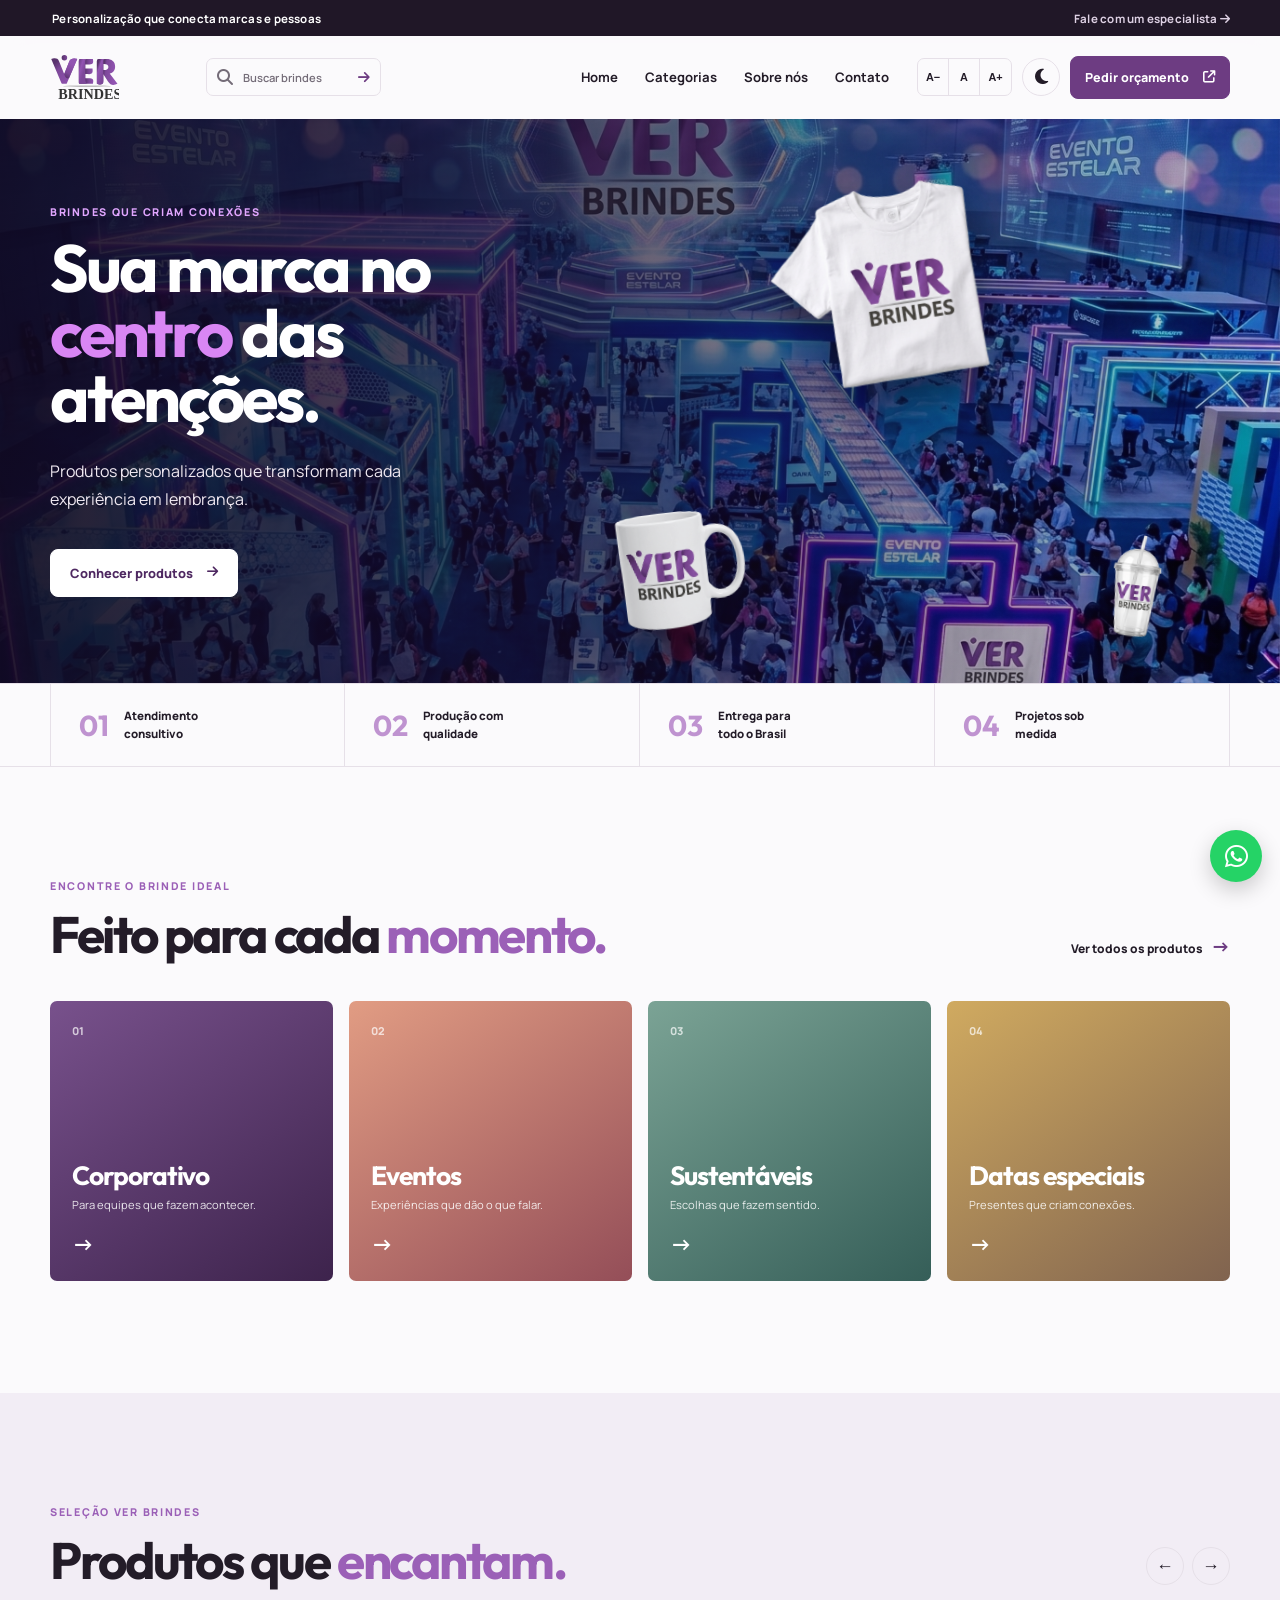
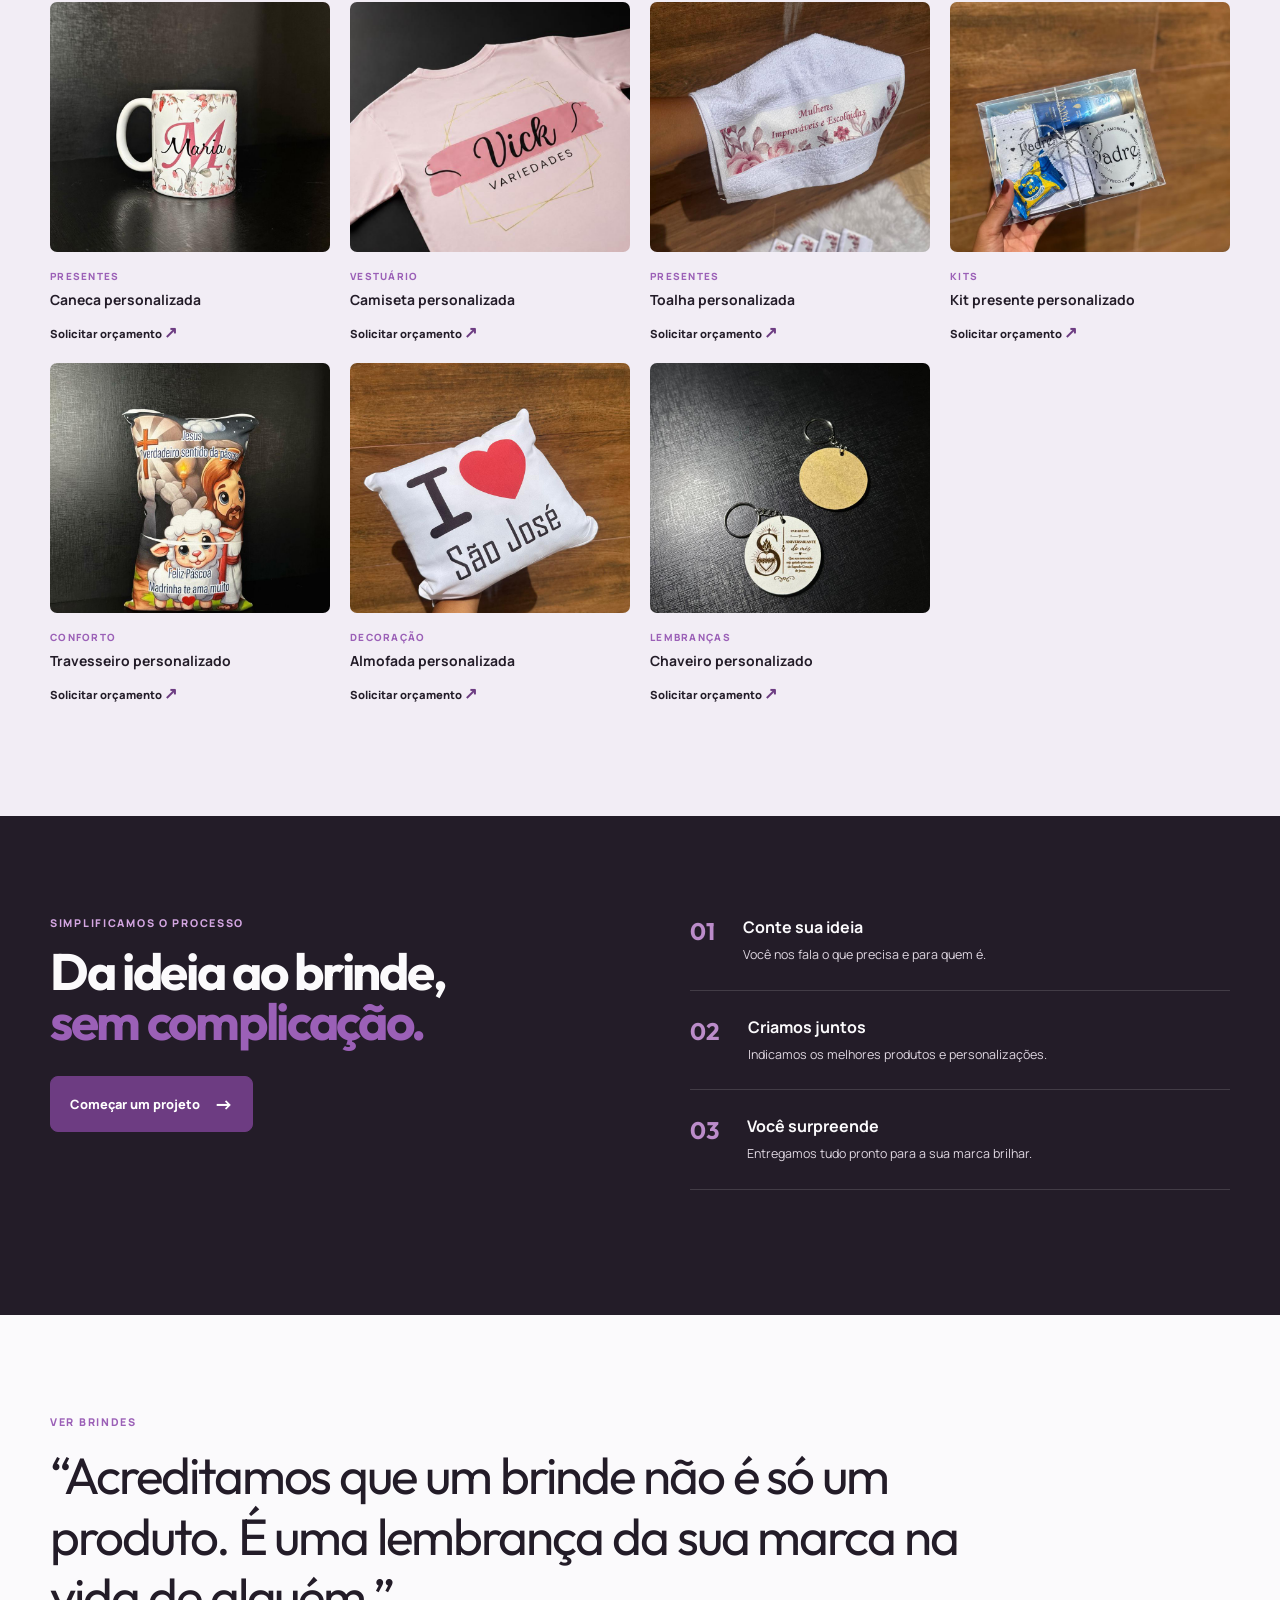
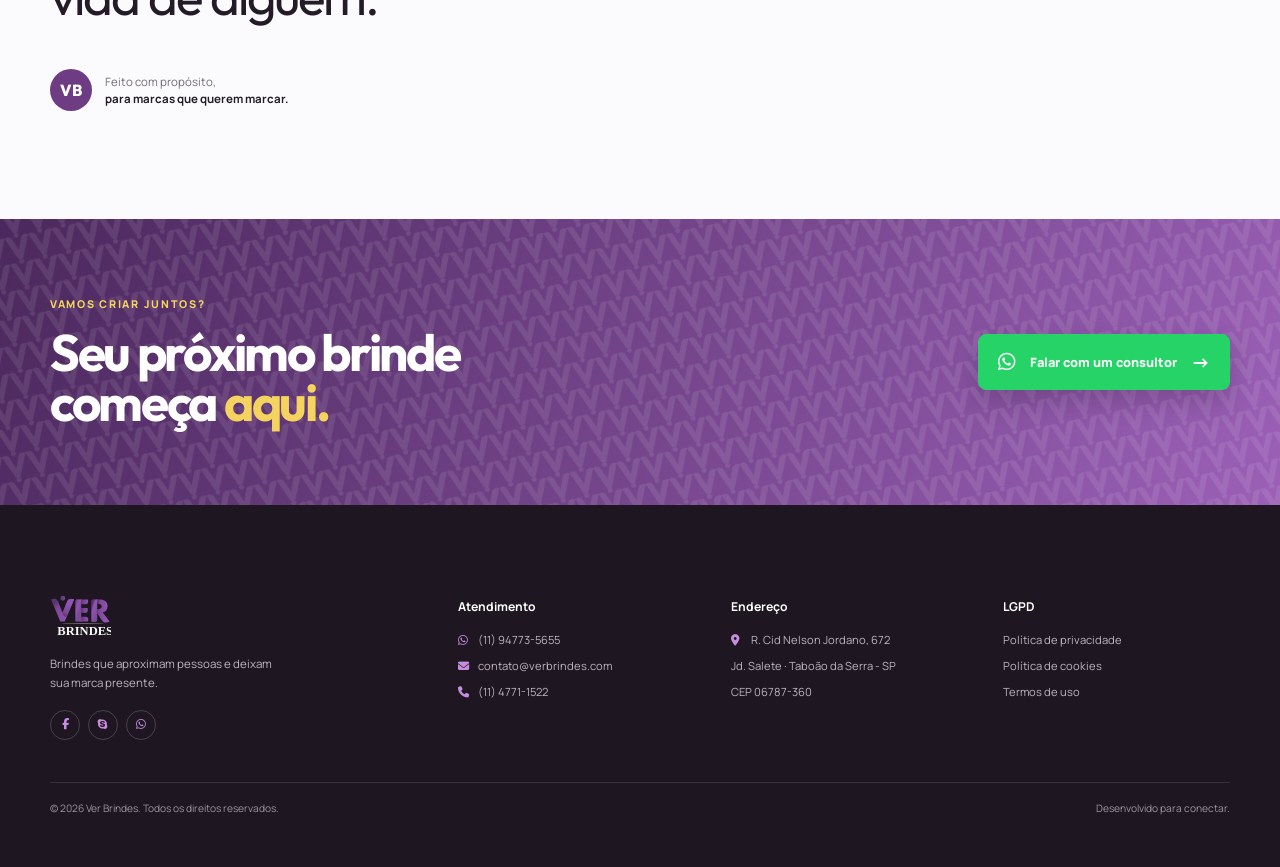
<file: index.html>
<!doctype html>
<html lang="pt-BR">
<head>
  <meta charset="utf-8">
  <meta name="viewport" content="width=device-width, initial-scale=1">
  <meta name="description" content="Ver Brindes — produtos personalizados para sua marca.">
  <title>Ver Brindes | Sua marca em boas mãos</title>
  <link rel="preconnect" href="https://fonts.googleapis.com">
  <link rel="preconnect" href="https://fonts.gstatic.com" crossorigin>
  <link href="https://fonts.googleapis.com/css2?family=Manrope:wght@400;500;600;700;800&family=Outfit:wght@500;600;700;800&display=swap" rel="stylesheet">
  <link rel="stylesheet" href="https://cdnjs.cloudflare.com/ajax/libs/font-awesome/6.7.2/css/all.min.css" referrerpolicy="no-referrer">
  <link rel="stylesheet" href="style.css">
</head>
<body>
  <a class="skip-link" href="#conteudo">Pular para o conteúdo</a>
  <div class="topbar"><div class="container"><span><i class="fa-solid fa-sparkles"></i> Personalização que conecta marcas e pessoas</span><a href="#">Fale com um especialista <i class="fa-solid fa-arrow-right"></i></a></div></div>
  <header class="header"><div class="container header-inner">
    <a class="brand" href="#" aria-label="Ver Brindes - página inicial"><img class="logo dark-logo" src="assets/logo-light.svg" alt="Ver Brindes"><img class="logo light-logo" src="assets/logo-dark.svg" alt=""></a>
    <form id="search-form" class="search" role="search"><label class="sr-only" for="search-input">Buscar produtos</label><i class="fa-solid fa-magnifying-glass" aria-hidden="true"></i><input id="search-input" type="search" placeholder="Buscar brindes" autocomplete="off"><button type="submit" aria-label="Buscar"><i class="fa-solid fa-arrow-right"></i></button></form><nav id="nav" class="nav" aria-label="Navegação principal"><a data-page href="index.html">Home</a><a data-page href="category.html">Categorias</a><a data-page href="about.html">Sobre nós</a><a data-page href="contact.html">Contato</a></nav>
    <div class="header-actions"><div class="font-controls" aria-label="Tamanho do texto"><button id="font-minus" type="button" aria-label="Diminuir letras">A−</button><button id="font-reset" type="button" aria-label="Tamanho padrão">A</button><button id="font-plus" type="button" aria-label="Aumentar letras">A+</button></div><button id="theme-toggle" class="round-btn" type="button" aria-label="Alternar modo escuro"><i class="fa-solid fa-moon"></i></button><a class="quote small" href="#">Pedir orçamento <i class="fa-solid fa-arrow-up-right-from-square"></i></a><button id="menu-toggle" class="menu-btn" type="button" aria-label="Abrir menu" aria-expanded="false"><i class="fa-solid fa-bars"></i></button></div>
  </div></header>
  <main id="conteudo">
    <section id="inicio" class="hero parallax-hero"><div class="hero-shade"></div><div class="container hero-grid">
      <div class="hero-copy"><p class="eyebrow">BRINDES QUE CRIAM CONEXÕES</p><h1>Sua marca no <em>centro</em> das atenções.</h1><p class="hero-text">Produtos personalizados que transformam cada experiência em lembrança.</p><a href="#" class="button primary">Conhecer produtos <i class="fa-solid fa-arrow-right"></i></a></div>
      <div class="parallax-stage" aria-label="Produtos personalizados Ver Brindes"><img class="parallax-product product-shirt" src="assets/camiseta.png" alt="Camiseta personalizada Ver Brindes"><img class="parallax-product product-cup" src="assets/copo.png" alt="Copo personalizado Ver Brindes"><img class="parallax-product product-mug" src="assets/caneca.png" alt="Caneca personalizada Ver Brindes"></div>
    </div></section>
    <section class="trust"><div class="container trust-grid"><div><b>01</b><span>Atendimento<br>consultivo</span></div><div><b>02</b><span>Produção com<br>qualidade</span></div><div><b>03</b><span>Entrega para<br>todo o Brasil</span></div><div><b>04</b><span>Projetos sob<br>medida</span></div></div></section>
    <section id="categorias" class="section categories"><div class="container"><div class="section-head"><div><p class="eyebrow">ENCONTRE O BRINDE IDEAL</p><h2>Feito para cada <em>momento.</em></h2></div><a href="#destaques" class="text-link">Ver todos os produtos <span>→</span></a></div><div class="category-grid"><a href="#destaques" class="category c1"><span>01</span><h3>Corporativo</h3><p>Para equipes que fazem acontecer.</p><b>→</b></a><a href="#destaques" class="category c2"><span>02</span><h3>Eventos</h3><p>Experiências que dão o que falar.</p><b>→</b></a><a href="#destaques" class="category c3"><span>03</span><h3>Sustentáveis</h3><p>Escolhas que fazem sentido.</p><b>→</b></a><a href="#destaques" class="category c4"><span>04</span><h3>Datas especiais</h3><p>Presentes que criam conexões.</p><b>→</b></a></div></div></section>
    <section id="destaques" class="section products"><div class="container"><div class="section-head"><div><p class="eyebrow">SELEÇÃO VER BRINDES</p><h2>Produtos que <em>encantam.</em></h2></div><div class="carousel-controls"><button class="round-btn" type="button" id="prev" aria-label="Produtos anteriores">←</button><button class="round-btn" type="button" id="next" aria-label="Próximos produtos">→</button></div></div><p id="search-feedback" class="search-feedback" aria-live="polite"></p><div id="product-track" class="product-track"><article class="product" data-search="caneca personalizada porcelana presente"><div class="product-image product-photo"><img src="assets/caneca-01.jpeg" alt="Caneca personalizada floral"></div><p class="product-type">PRESENTES</p><h3>Caneca personalizada</h3><a href="#">Solicitar orçamento <span>↗</span></a></article><article class="product" data-search="camiseta personalizada uniforme roupa"><div class="product-image product-photo"><img src="assets/camiseta.jpeg" alt="Camiseta personalizada"></div><p class="product-type">VESTUÁRIO</p><h3>Camiseta personalizada</h3><a href="#">Solicitar orçamento <span>↗</span></a></article><article class="product" data-search="toalha personalizada lembranca presente"><div class="product-image product-photo"><img src="assets/toalha-personalizada.jpeg" alt="Toalha personalizada"></div><p class="product-type">PRESENTES</p><h3>Toalha personalizada</h3><a href="#">Solicitar orçamento <span>↗</span></a></article><article class="product" data-search="kit caneca toalha chocolate presente"><div class="product-image product-photo"><img src="assets/kit-caneca-toalha-chocolate-01.jpeg" alt="Kit com caneca, toalha e chocolate"></div><p class="product-type">KITS</p><h3>Kit presente personalizado</h3><a href="#">Solicitar orçamento <span>↗</span></a></article><article class="product" data-search="travesseiro personalizado almofada pascoa"><div class="product-image product-photo"><img src="assets/traveceiro-01.jpeg" alt="Travesseiro personalizado"></div><p class="product-type">CONFORTO</p><h3>Travesseiro personalizado</h3><a href="#">Solicitar orçamento <span>↗</span></a></article><article class="product" data-search="almofada personalizada decoracao presente"><div class="product-image product-photo"><img src="assets/almofada-02.jpeg" alt="Almofada personalizada"></div><p class="product-type">DECORAÇÃO</p><h3>Almofada personalizada</h3><a href="#">Solicitar orçamento <span>↗</span></a></article><article class="product" data-search="chaveiro personalizado lembranca brinde"><div class="product-image product-photo"><img src="assets/chaveiro-01.jpeg" alt="Chaveiro personalizado"></div><p class="product-type">LEMBRANÇAS</p><h3>Chaveiro personalizado</h3><a href="#">Solicitar orçamento <span>↗</span></a></article></div></div></section>
    <section id="como-funciona" class="how"><div class="container how-grid"><div><p class="eyebrow">SIMPLIFICAMOS O PROCESSO</p><h2>Da ideia ao brinde,<br><em>sem complicação.</em></h2><a href="#contato" class="button primary">Começar um projeto <span>→</span></a></div><ol><li><b>01</b><div><h3>Conte sua ideia</h3><p>Você nos fala o que precisa e para quem é.</p></div></li><li><b>02</b><div><h3>Criamos juntos</h3><p>Indicamos os melhores produtos e personalizações.</p></div></li><li><b>03</b><div><h3>Você surpreende</h3><p>Entregamos tudo pronto para a sua marca brilhar.</p></div></li></ol></div></section>
    <section id="sobre" class="quote-section"><div class="container"><p class="eyebrow">VER BRINDES</p><blockquote>“Acreditamos que um brinde não é só um produto. É uma lembrança da sua marca na vida de alguém.”</blockquote><div class="signature"><span>VB</span><p>Feito com propósito,<br><strong>para marcas que querem marcar.</strong></p></div></div></section>
    <section id="contato" class="contact"><div class="container contact-inner"><div><p class="eyebrow">VAMOS CRIAR JUNTOS?</p><h2>Seu próximo brinde<br>começa <em>aqui.</em></h2></div><a data-contact href="https://wa.me/5511947735655" class="button whatsapp-cta"><i class="fa-brands fa-whatsapp"></i> Falar com um consultor <span>→</span></a></div></section>
  </main>
  <footer><div class="container footer-main"><div class="footer-brand"><img src="assets/logo-dark.svg" alt="Ver Brindes"><p>Brindes que aproximam pessoas e deixam sua marca presente.</p><div class="socials"><a data-contact href="https://www.facebook.com/ver.brindes.50" aria-label="Facebook"><i class="fa-brands fa-facebook-f"></i></a><a data-contact href="https://join.skype.com/invite/Ver%20Brindes" aria-label="Skype"><i class="fa-brands fa-skype"></i></a><a data-contact href="https://wa.me/5511947735655" aria-label="WhatsApp"><i class="fa-brands fa-whatsapp"></i></a></div></div><div><h3>Atendimento</h3><a data-contact href="https://wa.me/5511947735655"><i class="fa-brands fa-whatsapp"></i> (11) 94773-5655</a><a data-contact href="mailto:contato@verbrindes.com"><i class="fa-solid fa-envelope"></i> contato@verbrindes.com</a><a data-contact href="tel:+551147711522"><i class="fa-solid fa-phone"></i> (11) 4771-1522</a></div><div><h3>Endereço</h3><a data-contact href="https://maps.google.com/?q=R.+Cid+Nelson+Jordano,+672,+Tabo%C3%A3o+da+Serra+-+SP"><i class="fa-solid fa-location-dot"></i> R. Cid Nelson Jordano, 672</a><a data-contact href="https://maps.google.com/?q=R.+Cid+Nelson+Jordano,+672,+Tabo%C3%A3o+da+Serra+-+SP">Jd. Salete · Taboão da Serra - SP</a><a data-contact href="https://maps.google.com/?q=R.+Cid+Nelson+Jordano,+672,+Tabo%C3%A3o+da+Serra+-+SP">CEP 06787-360</a></div><div><h3>LGPD</h3><a data-legal href="politica-de-privacidade.html">Política de privacidade</a><a data-legal href="politica-de-cookies.html">Política de cookies</a><a data-legal href="termos-de-uso.html">Termos de uso</a></div></div><div class="container footer-bottom"><p>© 2026 Ver Brindes. Todos os direitos reservados.</p><p>Desenvolvido para conectar.</p></div></footer>
  <a data-contact class="whatsapp-float" href="https://wa.me/5511947735655" aria-label="Falar pelo WhatsApp"><i class="fa-brands fa-whatsapp"></i></a>
  <script src="script.js?v=2"></script>
</body>
</html>
</file>
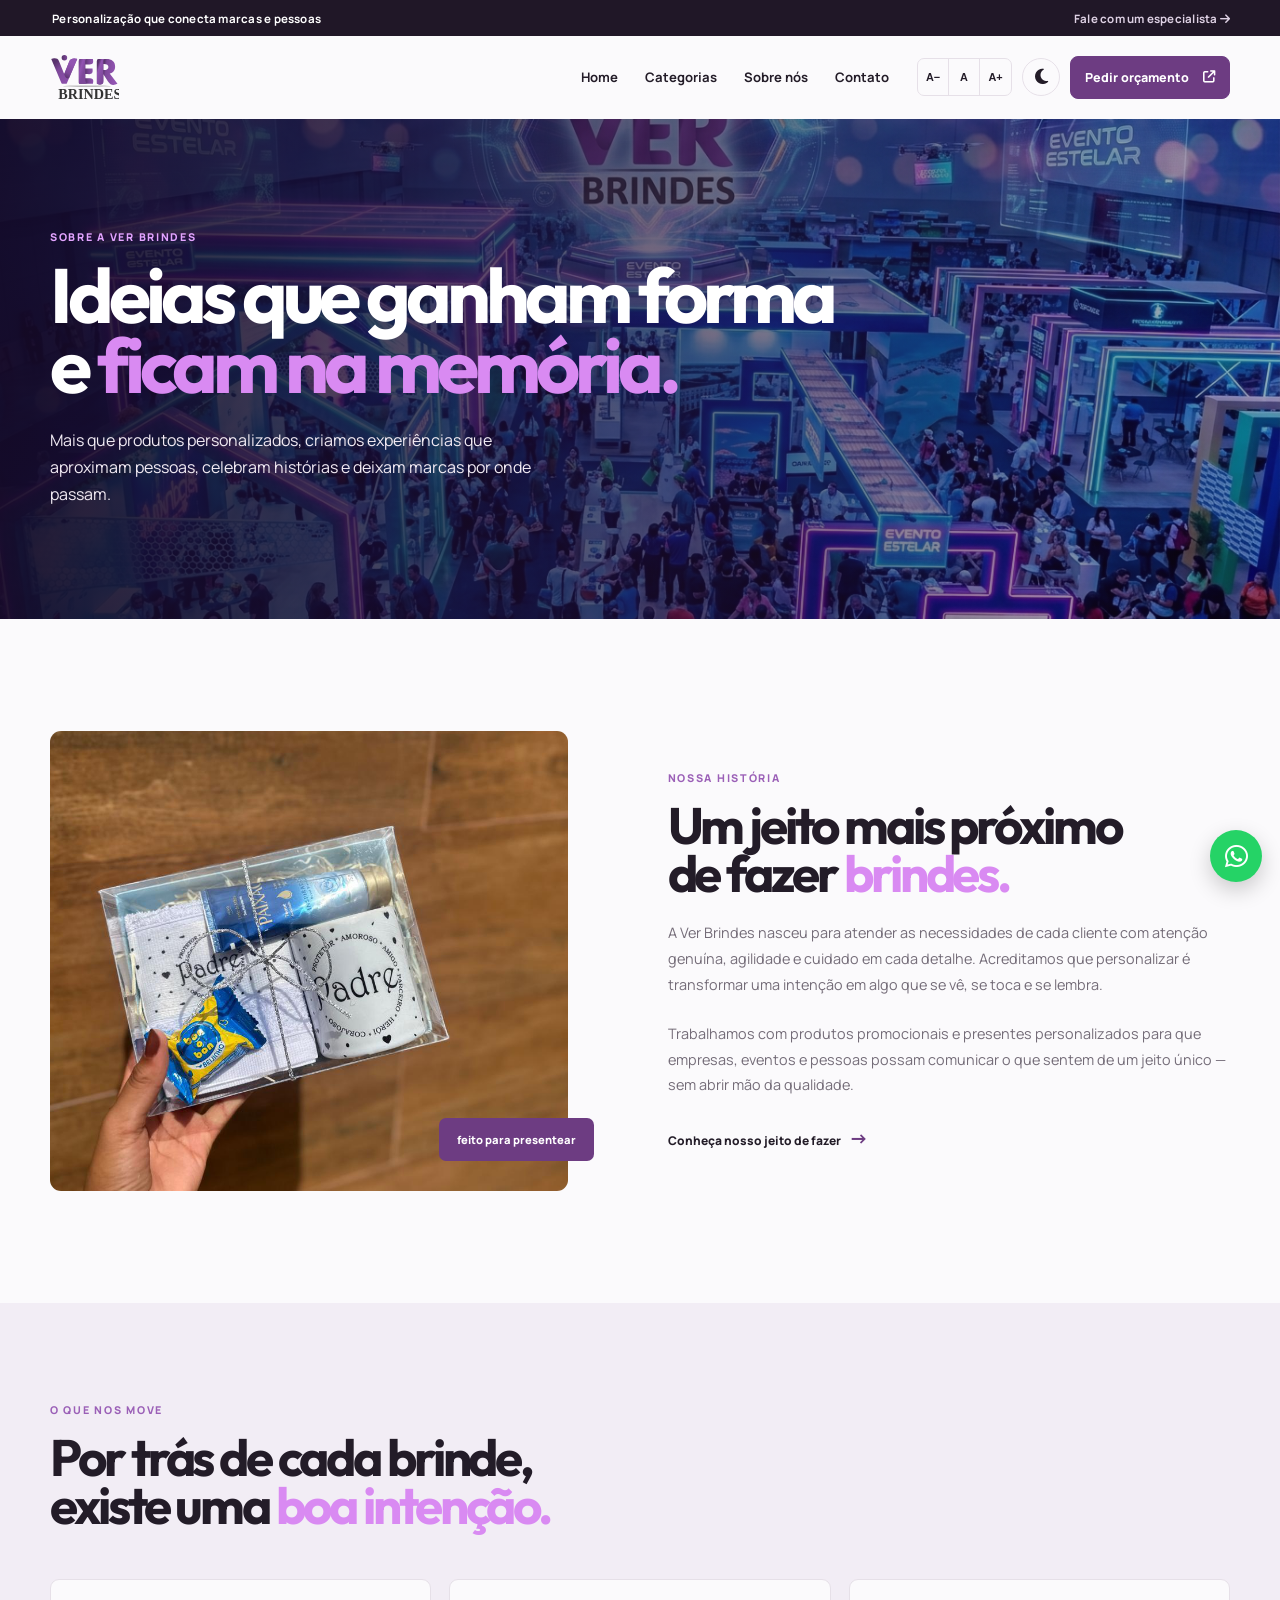
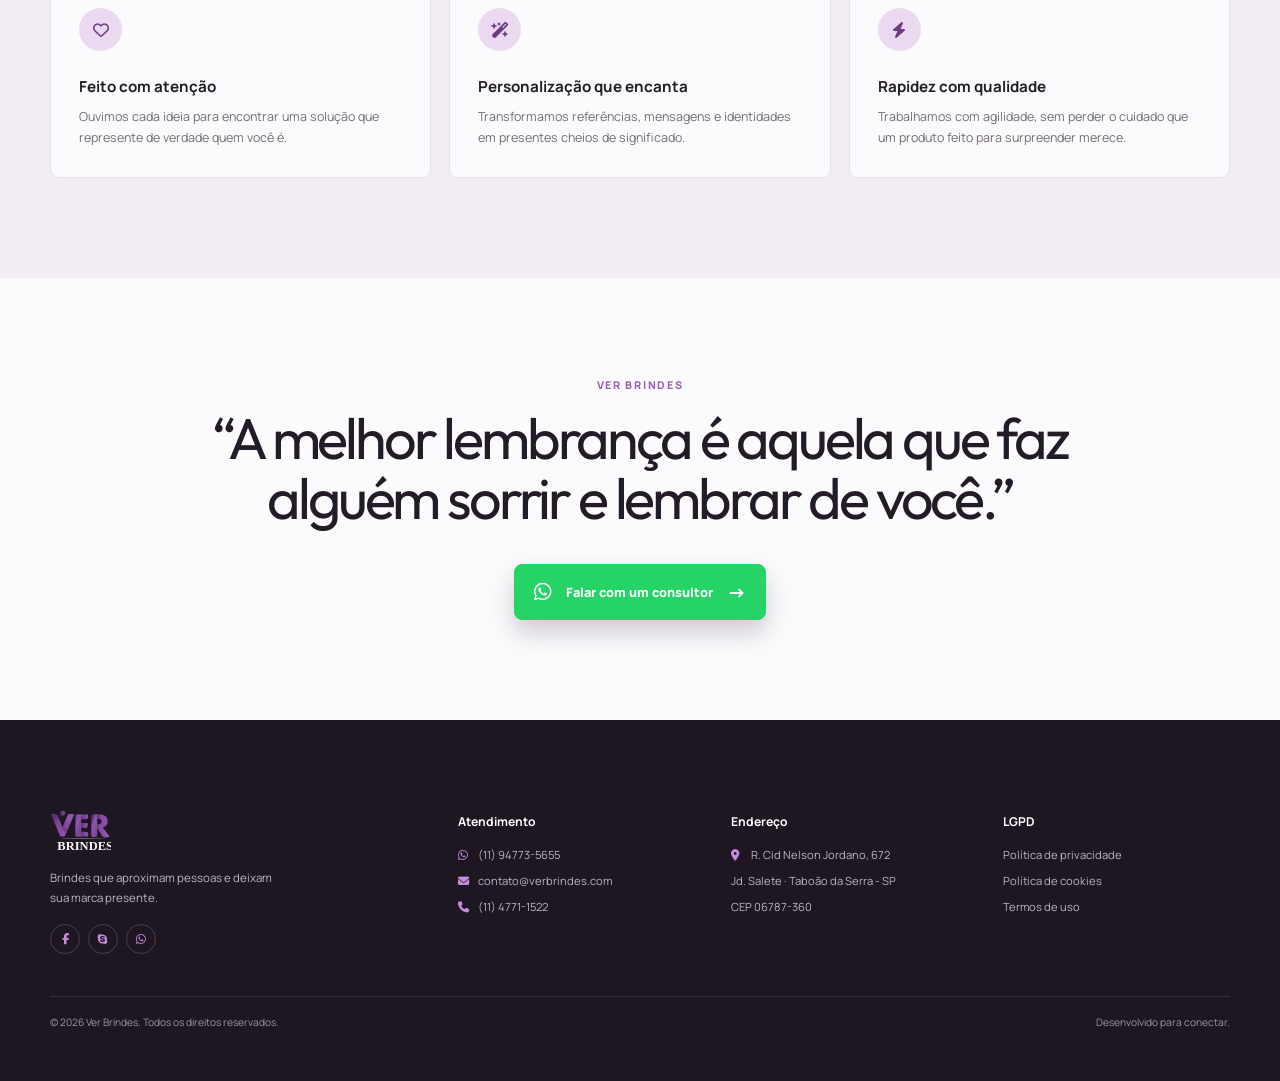
<file: about.html>
<!doctype html>
<html lang="pt-BR"><head><meta charset="utf-8"><meta name="viewport" content="width=device-width, initial-scale=1"><meta name="description" content="Conheça a Ver Brindes e a nossa forma de transformar ideias em presentes personalizados."><title>Sobre nós | Ver Brindes</title><link rel="preconnect" href="https://fonts.googleapis.com"><link rel="preconnect" href="https://fonts.gstatic.com" crossorigin><link href="https://fonts.googleapis.com/css2?family=Manrope:wght@400;500;600;700;800&family=Outfit:wght@500;600;700;800&display=swap" rel="stylesheet"><link rel="stylesheet" href="https://cdnjs.cloudflare.com/ajax/libs/font-awesome/6.7.2/css/all.min.css" referrerpolicy="no-referrer"><link rel="stylesheet" href="style.css"><link rel="stylesheet" href="about.css"></head>
<body><a class="skip-link" href="#historia">Pular para a nossa história</a><div class="topbar"><div class="container"><span><i class="fa-solid fa-sparkles"></i> Personalização que conecta marcas e pessoas</span><a href="#">Fale com um especialista <i class="fa-solid fa-arrow-right"></i></a></div></div><header class="header"><div class="container header-inner"><a class="brand" href="index.html" aria-label="Ver Brindes - página inicial"><img class="logo dark-logo" src="assets/logo-light.svg" alt="Ver Brindes"><img class="logo light-logo" src="assets/logo-dark.svg" alt=""></a><nav id="nav" class="nav" aria-label="Navegação principal"><a href="index.html">Home</a><a href="category.html">Categorias</a><a class="active" href="about.html">Sobre nós</a><a href="contact.html">Contato</a></nav><div class="header-actions"><div class="font-controls" aria-label="Tamanho do texto"><button id="font-minus" type="button">A−</button><button id="font-reset" type="button">A</button><button id="font-plus" type="button">A+</button></div><button id="theme-toggle" class="round-btn" type="button" aria-label="Alternar modo escuro"><i class="fa-solid fa-moon"></i></button><a class="quote small" href="#">Pedir orçamento <i class="fa-solid fa-arrow-up-right-from-square"></i></a><button id="menu-toggle" class="menu-btn" type="button" aria-label="Abrir menu" aria-expanded="false"><i class="fa-solid fa-bars"></i></button></div></div></header>
<main><section class="about-hero"><div class="about-hero-shade"></div><div class="container"><p class="eyebrow">SOBRE A VER BRINDES</p><h1>Ideias que ganham forma<br>e <em>ficam na memória.</em></h1><p>Mais que produtos personalizados, criamos experiências que aproximam pessoas, celebram histórias e deixam marcas por onde passam.</p></div></section><section id="historia" class="about-story"><div class="container about-story-grid"><div class="about-image"><img src="assets/kit-caneca-toalha-chocolate-01.jpeg" alt="Kit personalizado produzido pela Ver Brindes"><span>feito para presentear</span></div><div><p class="eyebrow">NOSSA HISTÓRIA</p><h2>Um jeito mais próximo<br>de fazer <em>brindes.</em></h2><p>A Ver Brindes nasceu para atender as necessidades de cada cliente com atenção genuína, agilidade e cuidado em cada detalhe. Acreditamos que personalizar é transformar uma intenção em algo que se vê, se toca e se lembra.</p><p>Trabalhamos com produtos promocionais e presentes personalizados para que empresas, eventos e pessoas possam comunicar o que sentem de um jeito único — sem abrir mão da qualidade.</p><a class="text-link" href="#valores">Conheça nosso jeito de fazer <span>→</span></a></div></div></section><section id="valores" class="about-values"><div class="container"><p class="eyebrow">O QUE NOS MOVE</p><h2>Por trás de cada brinde,<br>existe uma <em>boa intenção.</em></h2><div class="values-grid"><article><i class="fa-regular fa-heart"></i><h3>Feito com atenção</h3><p>Ouvimos cada ideia para encontrar uma solução que represente de verdade quem você é.</p></article><article><i class="fa-solid fa-wand-magic-sparkles"></i><h3>Personalização que encanta</h3><p>Transformamos referências, mensagens e identidades em presentes cheios de significado.</p></article><article><i class="fa-solid fa-bolt"></i><h3>Rapidez com qualidade</h3><p>Trabalhamos com agilidade, sem perder o cuidado que um produto feito para surpreender merece.</p></article></div></div></section><section class="about-manifest"><div class="container"><p class="eyebrow">VER BRINDES</p><blockquote>“A melhor lembrança é aquela que faz alguém sorrir e lembrar de você.”</blockquote><a href="https://wa.me/5511947735655" class="button whatsapp-cta"><i class="fa-brands fa-whatsapp"></i> Falar com um consultor <span>→</span></a></div></section></main>
<footer><div class="container footer-main"><div class="footer-brand"><img src="assets/logo-dark.svg" alt="Ver Brindes"><p>Brindes que aproximam pessoas e deixam sua marca presente.</p><div class="socials"><a href="https://www.facebook.com/ver.brindes.50" aria-label="Facebook"><i class="fa-brands fa-facebook-f"></i></a><a href="https://join.skype.com/invite/Ver%20Brindes" aria-label="Skype"><i class="fa-brands fa-skype"></i></a><a href="https://wa.me/5511947735655" aria-label="WhatsApp"><i class="fa-brands fa-whatsapp"></i></a></div></div><div><h3>Atendimento</h3><a href="https://wa.me/5511947735655"><i class="fa-brands fa-whatsapp"></i> (11) 94773-5655</a><a href="mailto:contato@verbrindes.com"><i class="fa-solid fa-envelope"></i> contato@verbrindes.com</a><a href="tel:+551147711522"><i class="fa-solid fa-phone"></i> (11) 4771-1522</a></div><div><h3>Endereço</h3><a href="#"><i class="fa-solid fa-location-dot"></i> R. Cid Nelson Jordano, 672</a><a href="#">Jd. Salete · Taboão da Serra - SP</a><a href="#">CEP 06787-360</a></div><div><h3>LGPD</h3><a href="politica-de-privacidade.html">Política de privacidade</a><a href="politica-de-cookies.html">Política de cookies</a><a href="termos-de-uso.html">Termos de uso</a></div></div><div class="container footer-bottom"><p>© 2026 Ver Brindes. Todos os direitos reservados.</p><p>Desenvolvido para conectar.</p></div></footer><a class="whatsapp-float" href="https://wa.me/5511947735655" aria-label="Falar pelo WhatsApp"><i class="fa-brands fa-whatsapp"></i></a><script src="about.js"></script></body></html>
</file>
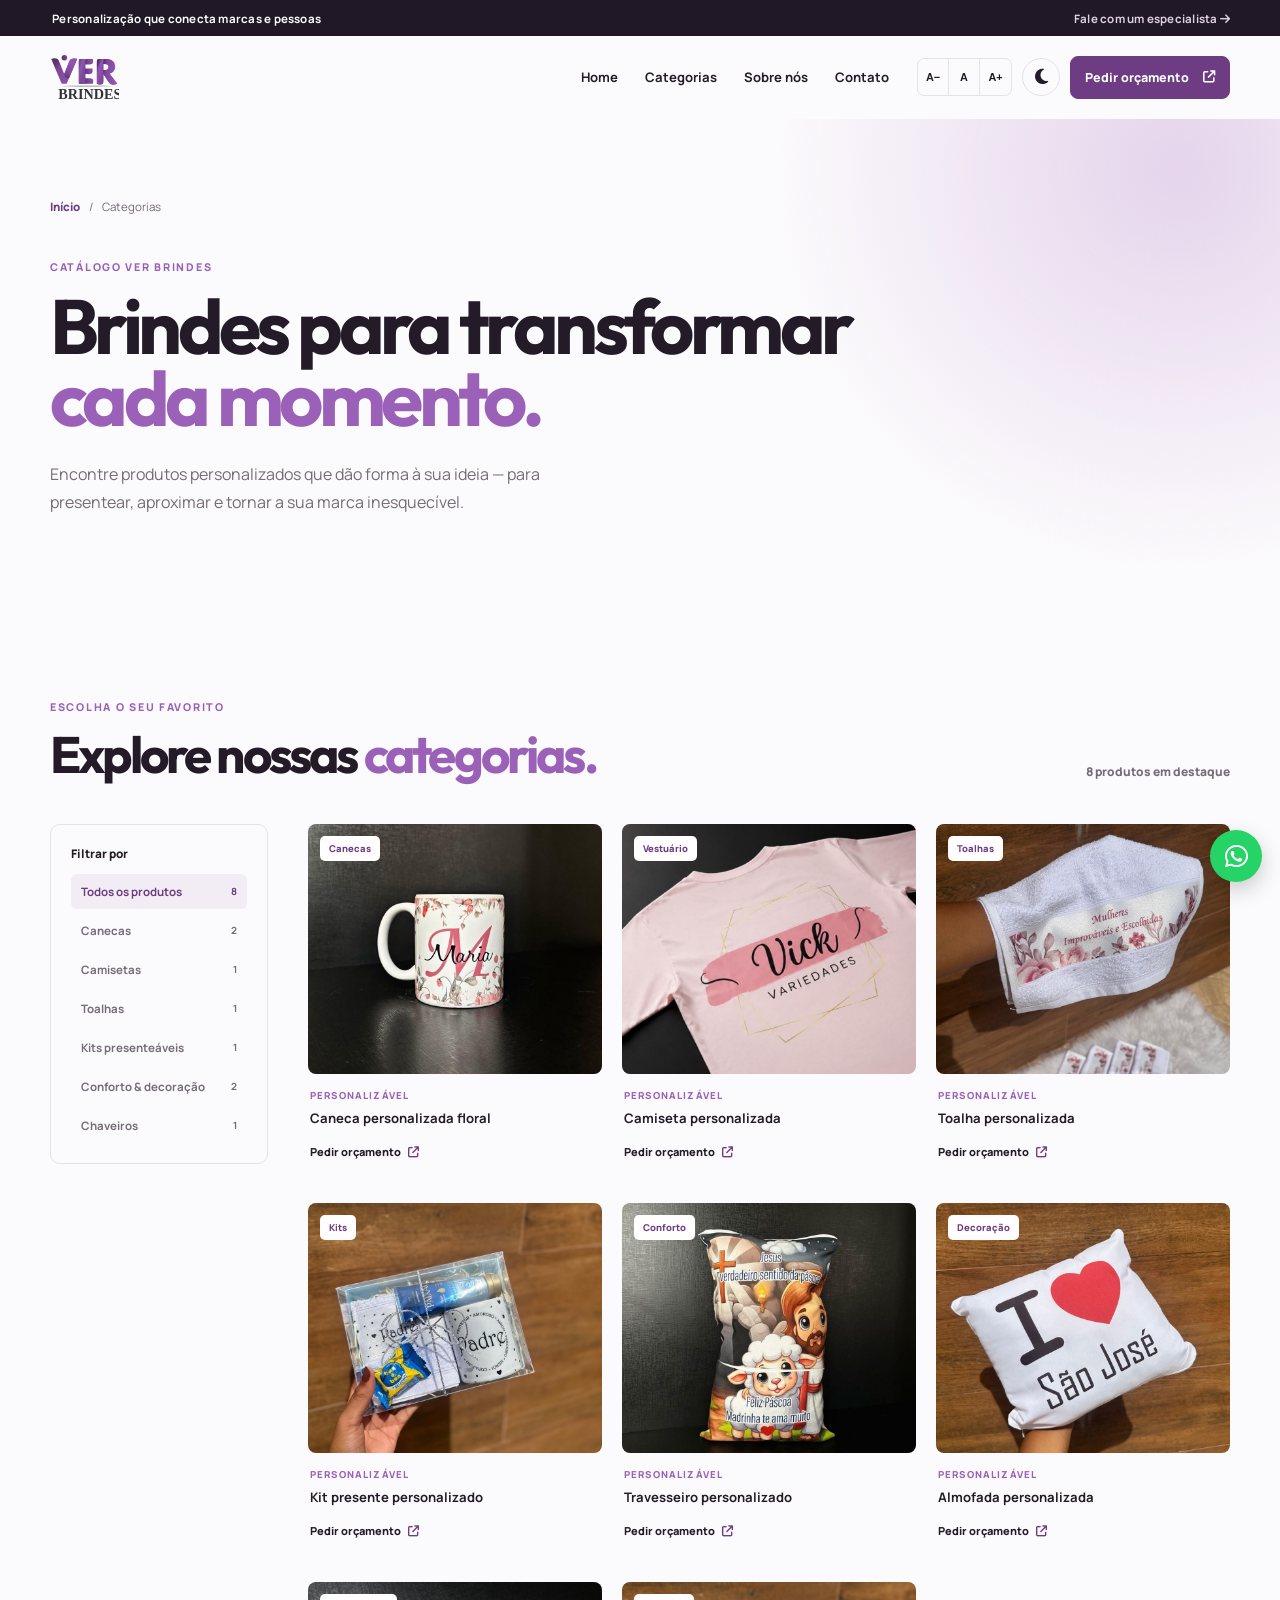
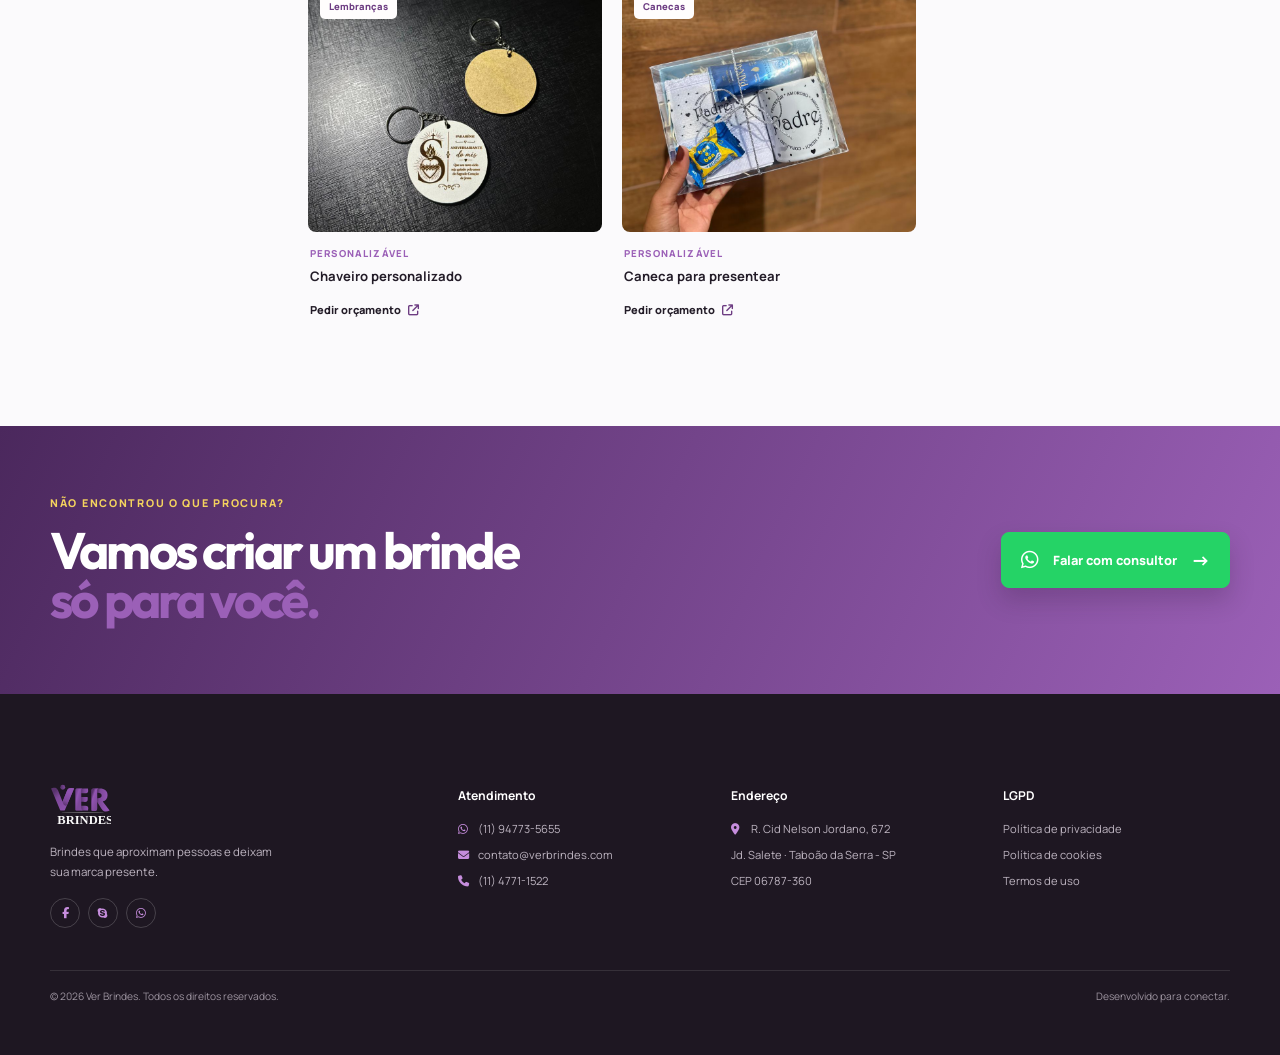
<file: category.html>
<!doctype html>
<html lang="pt-BR"><head><meta charset="utf-8"><meta name="viewport" content="width=device-width, initial-scale=1"><meta name="description" content="Categorias de brindes personalizados Ver Brindes."><title>Categorias | Ver Brindes</title><link rel="preconnect" href="https://fonts.googleapis.com"><link rel="preconnect" href="https://fonts.gstatic.com" crossorigin><link href="https://fonts.googleapis.com/css2?family=Manrope:wght@400;500;600;700;800&family=Outfit:wght@500;600;700;800&display=swap" rel="stylesheet"><link rel="stylesheet" href="https://cdnjs.cloudflare.com/ajax/libs/font-awesome/6.7.2/css/all.min.css" referrerpolicy="no-referrer"><link rel="stylesheet" href="style.css"><link rel="stylesheet" href="category.css"></head>
<body><a class="skip-link" href="#catalogo">Pular para os produtos</a><div class="topbar"><div class="container"><span><i class="fa-solid fa-sparkles"></i> Personalização que conecta marcas e pessoas</span><a href="#">Fale com um especialista <i class="fa-solid fa-arrow-right"></i></a></div></div><header class="header"><div class="container header-inner"><a class="brand" href="index.html" aria-label="Ver Brindes - página inicial"><img class="logo dark-logo" src="assets/logo-light.svg" alt="Ver Brindes"><img class="logo light-logo" src="assets/logo-dark.svg" alt=""></a><nav id="nav" class="nav" aria-label="Navegação principal"><a href="index.html">Home</a><a class="active" href="category.html">Categorias</a><a href="about.html">Sobre nós</a><a href="contact.html">Contato</a></nav><div class="header-actions"><div class="font-controls" aria-label="Tamanho do texto"><button id="font-minus" type="button">A−</button><button id="font-reset" type="button">A</button><button id="font-plus" type="button">A+</button></div><button id="theme-toggle" class="round-btn" type="button" aria-label="Alternar modo escuro"><i class="fa-solid fa-moon"></i></button><a class="quote small" href="#">Pedir orçamento <i class="fa-solid fa-arrow-up-right-from-square"></i></a><button id="menu-toggle" class="menu-btn" type="button" aria-label="Abrir menu" aria-expanded="false"><i class="fa-solid fa-bars"></i></button></div></div></header>
<main><section class="category-intro"><div class="container"><p class="crumb"><a href="index.html">Início</a><span>/</span> Categorias</p><p class="eyebrow">CATÁLOGO VER BRINDES</p><h1>Brindes para transformar<br><em>cada momento.</em></h1><p>Encontre produtos personalizados que dão forma à sua ideia — para presentear, aproximar e tornar a sua marca inesquecível.</p></div></section><section id="catalogo" class="catalog"><div class="container"><div class="catalog-head"><div><p class="eyebrow">ESCOLHA O SEU FAVORITO</p><h2>Explore nossas <em>categorias.</em></h2></div><p id="catalog-count">8 produtos em destaque</p></div><div class="catalog-layout"><aside class="catalog-filter"><p>Filtrar por</p><div class="filter-list"><button class="filter active" data-filter="all">Todos os produtos <span>8</span></button><button class="filter" data-filter="caneca">Canecas <span>2</span></button><button class="filter" data-filter="camiseta">Camisetas <span>1</span></button><button class="filter" data-filter="toalha">Toalhas <span>1</span></button><button class="filter" data-filter="kit">Kits presenteáveis <span>1</span></button><button class="filter" data-filter="conforto">Conforto & decoração <span>2</span></button><button class="filter" data-filter="chaveiro">Chaveiros <span>1</span></button></div></aside><div class="catalog-products"><article class="catalog-card" data-category="caneca"><div class="catalog-image"><img src="assets/caneca-01.jpeg" alt="Caneca floral personalizada"><span>Canecas</span></div><div><p>PERSONALIZÁVEL</p><h3>Caneca personalizada floral</h3><a href="#">Pedir orçamento <i class="fa-solid fa-arrow-up-right-from-square"></i></a></div></article><article class="catalog-card" data-category="camiseta"><div class="catalog-image"><img src="assets/camiseta.jpeg" alt="Camiseta rosa personalizada"><span>Vestuário</span></div><div><p>PERSONALIZÁVEL</p><h3>Camiseta personalizada</h3><a href="#">Pedir orçamento <i class="fa-solid fa-arrow-up-right-from-square"></i></a></div></article><article class="catalog-card" data-category="toalha"><div class="catalog-image"><img src="assets/toalha-personalizada.jpeg" alt="Toalha personalizada"><span>Toalhas</span></div><div><p>PERSONALIZÁVEL</p><h3>Toalha personalizada</h3><a href="#">Pedir orçamento <i class="fa-solid fa-arrow-up-right-from-square"></i></a></div></article><article class="catalog-card" data-category="kit"><div class="catalog-image"><img src="assets/kit-caneca-toalha-chocolate-01.jpeg" alt="Kit de caneca, toalha e chocolate"><span>Kits</span></div><div><p>PERSONALIZÁVEL</p><h3>Kit presente personalizado</h3><a href="#">Pedir orçamento <i class="fa-solid fa-arrow-up-right-from-square"></i></a></div></article><article class="catalog-card" data-category="conforto"><div class="catalog-image"><img src="assets/traveceiro-01.jpeg" alt="Travesseiro personalizado"><span>Conforto</span></div><div><p>PERSONALIZÁVEL</p><h3>Travesseiro personalizado</h3><a href="#">Pedir orçamento <i class="fa-solid fa-arrow-up-right-from-square"></i></a></div></article><article class="catalog-card" data-category="conforto"><div class="catalog-image"><img src="assets/almofada-02.jpeg" alt="Almofada personalizada"><span>Decoração</span></div><div><p>PERSONALIZÁVEL</p><h3>Almofada personalizada</h3><a href="#">Pedir orçamento <i class="fa-solid fa-arrow-up-right-from-square"></i></a></div></article><article class="catalog-card" data-category="chaveiro"><div class="catalog-image"><img src="assets/chaveiro-01.jpeg" alt="Chaveiro personalizado"><span>Lembranças</span></div><div><p>PERSONALIZÁVEL</p><h3>Chaveiro personalizado</h3><a href="#">Pedir orçamento <i class="fa-solid fa-arrow-up-right-from-square"></i></a></div></article><article class="catalog-card" data-category="caneca"><div class="catalog-image"><img src="assets/kit-caneca-toalha-chocolate-01.jpeg" alt="Caneca em kit personalizado"><span>Canecas</span></div><div><p>PERSONALIZÁVEL</p><h3>Caneca para presentear</h3><a href="#">Pedir orçamento <i class="fa-solid fa-arrow-up-right-from-square"></i></a></div></article></div></div></div></section><section class="category-cta"><div class="container"><div><p class="eyebrow">NÃO ENCONTROU O QUE PROCURA?</p><h2>Vamos criar um brinde<br><em>só para você.</em></h2></div><a href="https://wa.me/5511947735655" class="button whatsapp-cta"><i class="fa-brands fa-whatsapp"></i> Falar com consultor <span>→</span></a></div></section></main>
<footer><div class="container footer-main"><div class="footer-brand"><img src="assets/logo-dark.svg" alt="Ver Brindes"><p>Brindes que aproximam pessoas e deixam sua marca presente.</p><div class="socials"><a href="https://www.facebook.com/ver.brindes.50" aria-label="Facebook"><i class="fa-brands fa-facebook-f"></i></a><a href="https://join.skype.com/invite/Ver%20Brindes" aria-label="Skype"><i class="fa-brands fa-skype"></i></a><a href="https://wa.me/5511947735655" aria-label="WhatsApp"><i class="fa-brands fa-whatsapp"></i></a></div></div><div><h3>Atendimento</h3><a href="https://wa.me/5511947735655"><i class="fa-brands fa-whatsapp"></i> (11) 94773-5655</a><a href="mailto:contato@verbrindes.com"><i class="fa-solid fa-envelope"></i> contato@verbrindes.com</a><a href="tel:+551147711522"><i class="fa-solid fa-phone"></i> (11) 4771-1522</a></div><div><h3>Endereço</h3><a href="#"><i class="fa-solid fa-location-dot"></i> R. Cid Nelson Jordano, 672</a><a href="#">Jd. Salete · Taboão da Serra - SP</a><a href="#">CEP 06787-360</a></div><div><h3>LGPD</h3><a href="politica-de-privacidade.html">Política de privacidade</a><a href="politica-de-cookies.html">Política de cookies</a><a href="termos-de-uso.html">Termos de uso</a></div></div><div class="container footer-bottom"><p>© 2026 Ver Brindes. Todos os direitos reservados.</p><p>Desenvolvido para conectar.</p></div></footer><a class="whatsapp-float" href="https://wa.me/5511947735655" aria-label="Falar pelo WhatsApp"><i class="fa-brands fa-whatsapp"></i></a><script src="category.js"></script></body></html>
</file>
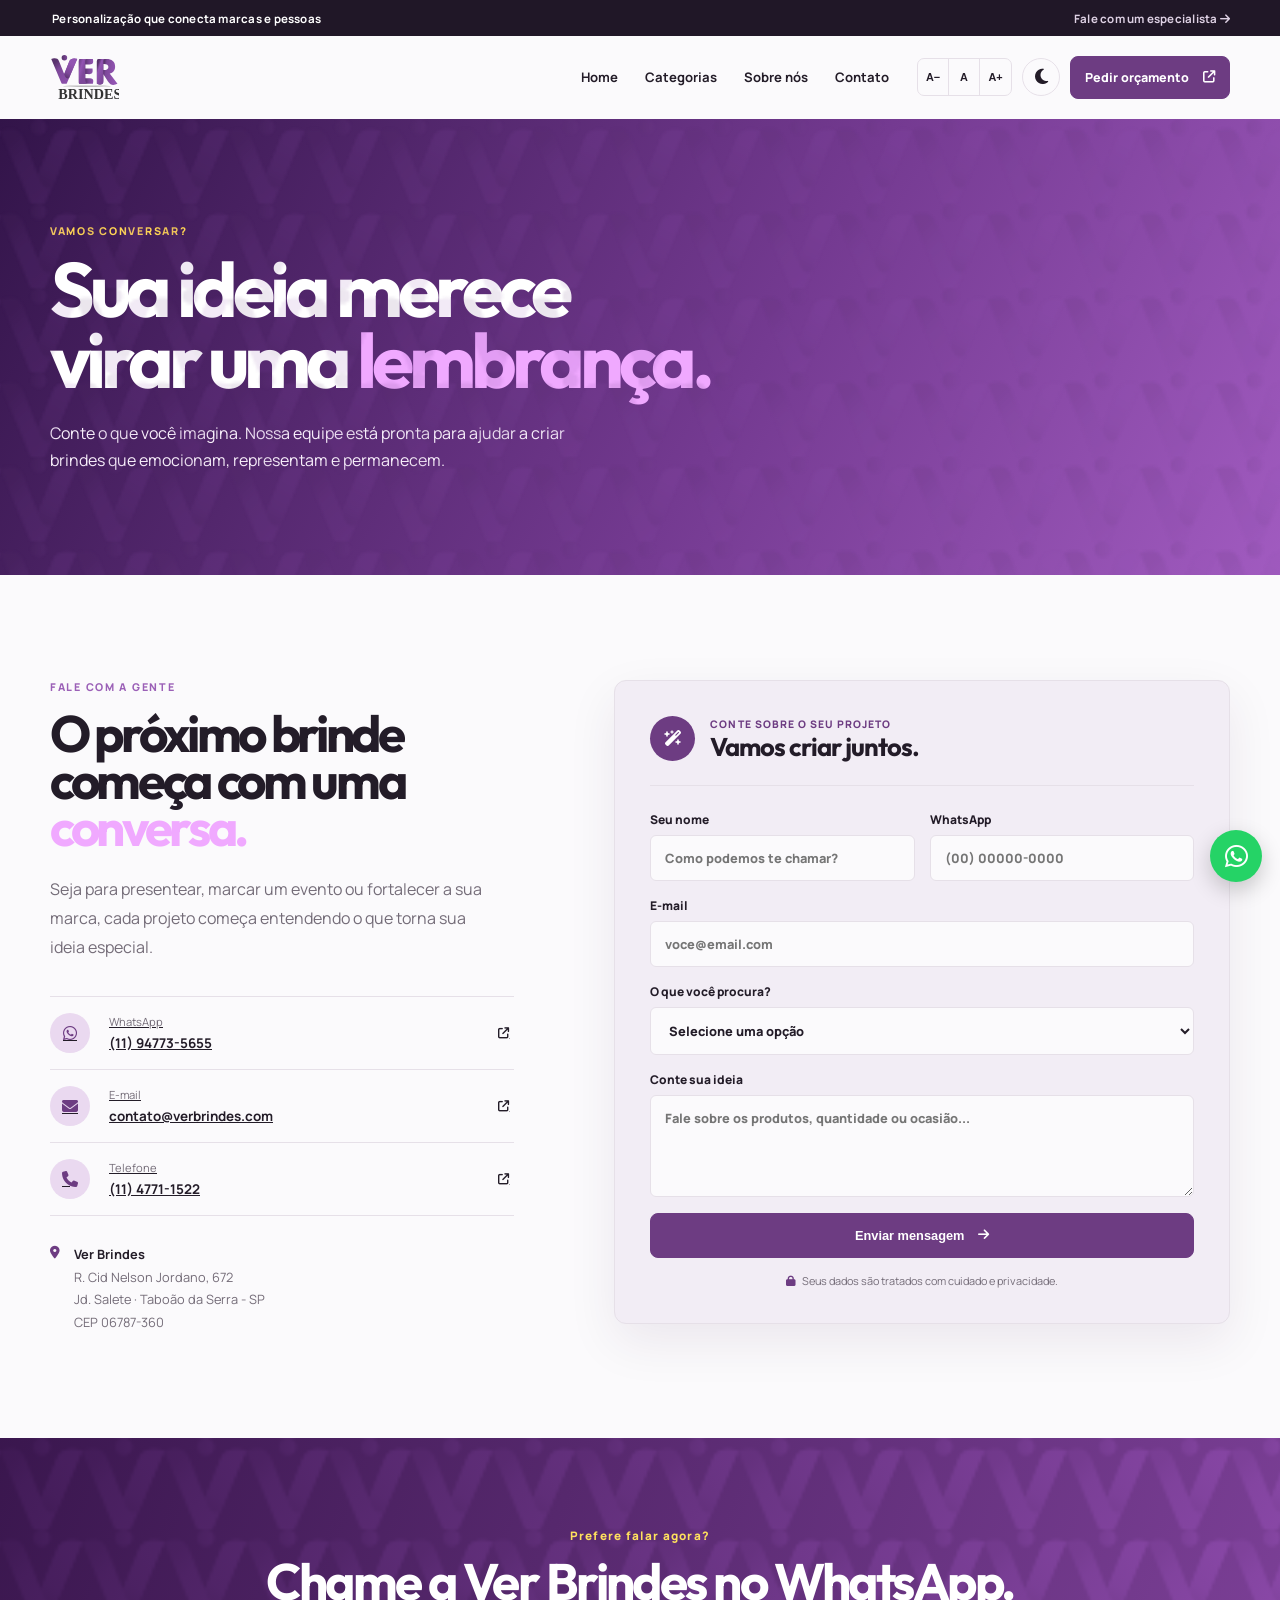
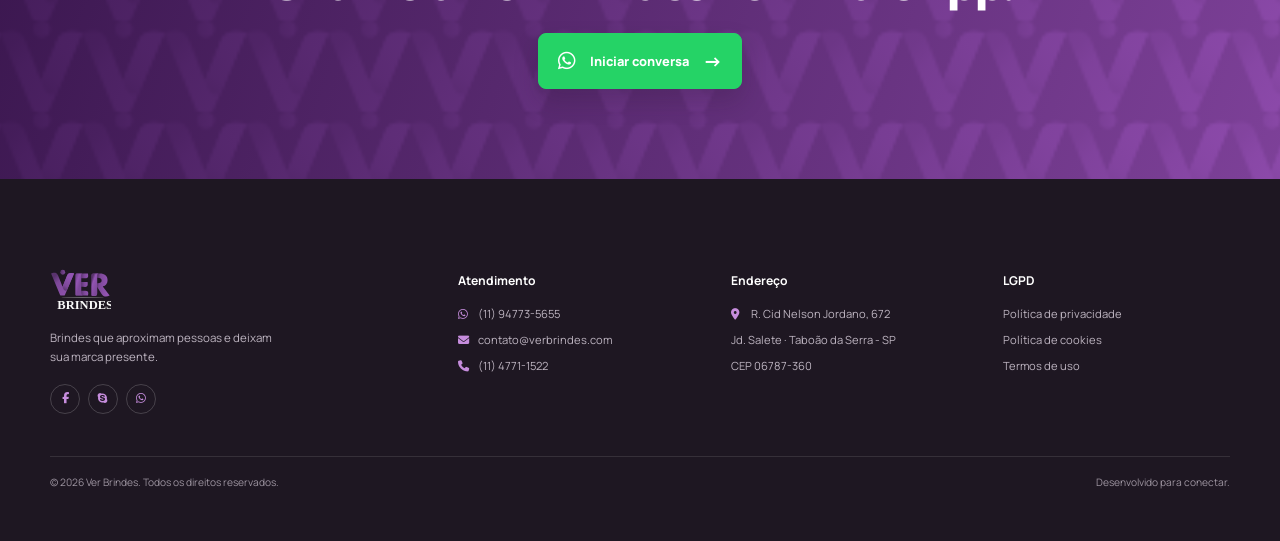
<file: contact.html>
<!doctype html>
<html lang="pt-BR"><head><meta charset="utf-8"><meta name="viewport" content="width=device-width, initial-scale=1"><meta name="description" content="Entre em contato com a Ver Brindes."><title>Contato | Ver Brindes</title><link rel="preconnect" href="https://fonts.googleapis.com"><link rel="preconnect" href="https://fonts.gstatic.com" crossorigin><link href="https://fonts.googleapis.com/css2?family=Manrope:wght@400;500;600;700;800&family=Outfit:wght@500;600;700;800&display=swap" rel="stylesheet"><link rel="stylesheet" href="https://cdnjs.cloudflare.com/ajax/libs/font-awesome/6.7.2/css/all.min.css"><link rel="stylesheet" href="style.css"><link rel="stylesheet" href="contact.css"></head>
<body><a class="skip-link" href="#contato">Pular para o formulário de contato</a><div class="topbar"><div class="container"><span><i class="fa-solid fa-sparkles"></i> Personalização que conecta marcas e pessoas</span><a href="https://wa.me/5511947735655">Fale com um especialista <i class="fa-solid fa-arrow-right"></i></a></div></div><header class="header"><div class="container header-inner"><a class="brand" href="index.html" aria-label="Ver Brindes - página inicial"><img class="logo dark-logo" src="assets/logo-light.svg" alt="Ver Brindes"><img class="logo light-logo" src="assets/logo-dark.svg" alt=""></a><nav id="nav" class="nav" aria-label="Navegação principal"><a href="index.html">Home</a><a href="category.html">Categorias</a><a href="about.html">Sobre nós</a><a class="active" href="contact.html">Contato</a></nav><div class="header-actions"><div class="font-controls" aria-label="Tamanho do texto"><button id="font-minus" type="button">A−</button><button id="font-reset" type="button">A</button><button id="font-plus" type="button">A+</button></div><button id="theme-toggle" class="round-btn" type="button" aria-label="Alternar modo escuro"><i class="fa-solid fa-moon"></i></button><a class="quote small" href="#contato">Pedir orçamento <i class="fa-solid fa-arrow-up-right-from-square"></i></a><button id="menu-toggle" class="menu-btn" type="button" aria-label="Abrir menu" aria-expanded="false"><i class="fa-solid fa-bars"></i></button></div></div></header><main><section class="contact-hero"><div class="container"><p class="eyebrow">VAMOS CONVERSAR?</p><h1>Sua ideia merece<br>virar uma <em>lembrança.</em></h1><p>Conte o que você imagina. Nossa equipe está pronta para ajudar a criar brindes que emocionam, representam e permanecem.</p></div></section><section id="contato" class="contact-content"><div class="container contact-grid"><div class="contact-intro"><p class="eyebrow">FALE COM A GENTE</p><h2>O próximo brinde<br>começa com uma <em>conversa.</em></h2><p>Seja para presentear, marcar um evento ou fortalecer a sua marca, cada projeto começa entendendo o que torna sua ideia especial.</p><div class="contact-list"><a href="https://wa.me/5511947735655"><span><i class="fa-brands fa-whatsapp"></i></span><div><small>WhatsApp</small><strong>(11) 94773-5655</strong></div><i class="fa-solid fa-arrow-up-right-from-square"></i></a><a href="mailto:contato@verbrindes.com"><span><i class="fa-solid fa-envelope"></i></span><div><small>E-mail</small><strong>contato@verbrindes.com</strong></div><i class="fa-solid fa-arrow-up-right-from-square"></i></a><a href="tel:+551147711522"><span><i class="fa-solid fa-phone"></i></span><div><small>Telefone</small><strong>(11) 4771-1522</strong></div><i class="fa-solid fa-arrow-up-right-from-square"></i></a></div><div class="address"><i class="fa-solid fa-location-dot"></i><p><strong>Ver Brindes</strong><br>R. Cid Nelson Jordano, 672<br>Jd. Salete · Taboão da Serra - SP<br>CEP 06787-360</p></div></div><div class="form-card"><div class="form-card-head"><span><i class="fa-solid fa-wand-magic-sparkles"></i></span><div><p>CONTE SOBRE O SEU PROJETO</p><h2>Vamos criar juntos.</h2></div></div><form id="contact-form"><div class="form-row"><label>Seu nome<input name="nome" required placeholder="Como podemos te chamar?"></label><label>WhatsApp<input name="whatsapp" required inputmode="tel" placeholder="(00) 00000-0000"></label></div><label>E-mail<input name="email" required type="email" placeholder="voce@email.com"></label><label>O que você procura?<select name="produto"><option value="">Selecione uma opção</option><option>Brindes para empresas</option><option>Presentes personalizados</option><option>Produtos para eventos</option><option>Outro projeto</option></select></label><label>Conte sua ideia<textarea name="mensagem" rows="4" placeholder="Fale sobre os produtos, quantidade ou ocasião..."></textarea></label><button class="button form-submit" type="submit">Enviar mensagem <i class="fa-solid fa-arrow-right"></i></button><p class="form-note"><i class="fa-solid fa-lock"></i> Seus dados são tratados com cuidado e privacidade.</p></form></div></div></section><section class="contact-band"><div class="container"><p>Prefere falar agora?</p><h2>Chame a Ver Brindes no WhatsApp.</h2><a class="button whatsapp-cta" href="https://wa.me/5511947735655"><i class="fa-brands fa-whatsapp"></i> Iniciar conversa <span>→</span></a></div></section></main><footer><div class="container footer-main"><div class="footer-brand"><img src="assets/logo-dark.svg" alt="Ver Brindes"><p>Brindes que aproximam pessoas e deixam sua marca presente.</p><div class="socials"><a href="https://www.facebook.com/ver.brindes.50" aria-label="Facebook"><i class="fa-brands fa-facebook-f"></i></a><a href="https://join.skype.com/invite/Ver%20Brindes" aria-label="Skype"><i class="fa-brands fa-skype"></i></a><a href="https://wa.me/5511947735655" aria-label="WhatsApp"><i class="fa-brands fa-whatsapp"></i></a></div></div><div><h3>Atendimento</h3><a href="https://wa.me/5511947735655"><i class="fa-brands fa-whatsapp"></i> (11) 94773-5655</a><a href="mailto:contato@verbrindes.com"><i class="fa-solid fa-envelope"></i> contato@verbrindes.com</a><a href="tel:+551147711522"><i class="fa-solid fa-phone"></i> (11) 4771-1522</a></div><div><h3>Endereço</h3><a href="#"><i class="fa-solid fa-location-dot"></i> R. Cid Nelson Jordano, 672</a><a href="#">Jd. Salete · Taboão da Serra - SP</a><a href="#">CEP 06787-360</a></div><div><h3>LGPD</h3><a href="politica-de-privacidade.html">Política de privacidade</a><a href="politica-de-cookies.html">Política de cookies</a><a href="termos-de-uso.html">Termos de uso</a></div></div><div class="container footer-bottom"><p>© 2026 Ver Brindes. Todos os direitos reservados.</p><p>Desenvolvido para conectar.</p></div></footer><a class="whatsapp-float" href="https://wa.me/5511947735655" aria-label="Falar pelo WhatsApp"><i class="fa-brands fa-whatsapp"></i></a><script src="contact.js"></script></body></html>
</file>
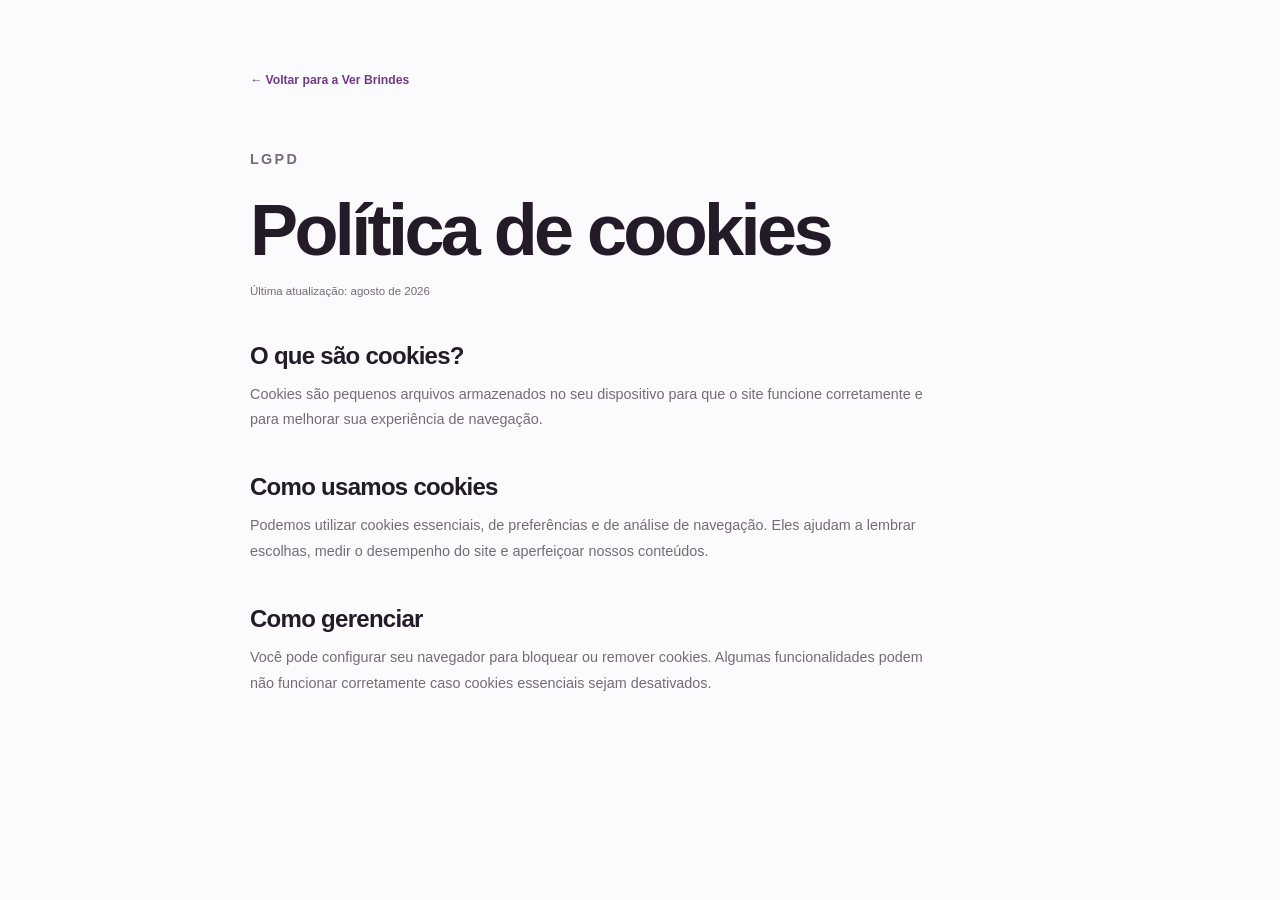
<file: politica-de-cookies.html>
<!doctype html><html lang="pt-BR"><head><meta charset="utf-8"><meta name="viewport" content="width=device-width,initial-scale=1"><title>Política de Cookies | Ver Brindes</title><link rel="stylesheet" href="style.css"></head><body><main class="legal"><a href="index.html" class="legal-back">← Voltar para a Ver Brindes</a><p class="eyebrow">LGPD</p><h1>Política de cookies</h1><p class="legal-date">Última atualização: agosto de 2026</p><h2>O que são cookies?</h2><p>Cookies são pequenos arquivos armazenados no seu dispositivo para que o site funcione corretamente e para melhorar sua experiência de navegação.</p><h2>Como usamos cookies</h2><p>Podemos utilizar cookies essenciais, de preferências e de análise de navegação. Eles ajudam a lembrar escolhas, medir o desempenho do site e aperfeiçoar nossos conteúdos.</p><h2>Como gerenciar</h2><p>Você pode configurar seu navegador para bloquear ou remover cookies. Algumas funcionalidades podem não funcionar corretamente caso cookies essenciais sejam desativados.</p></main></body></html>
</file>
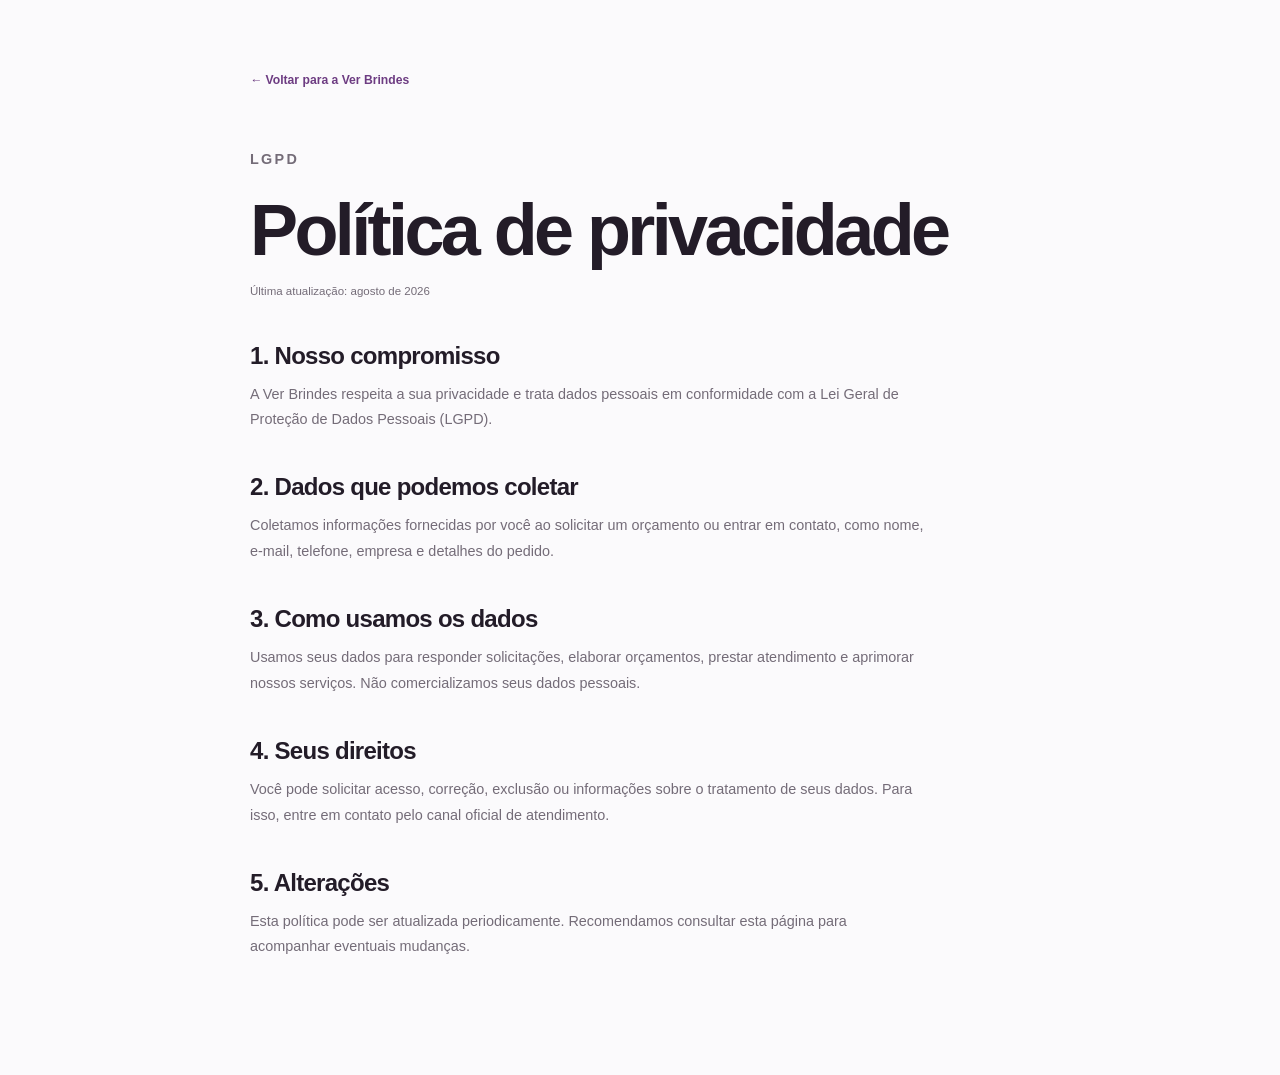
<file: politica-de-privacidade.html>
<!doctype html><html lang="pt-BR"><head><meta charset="utf-8"><meta name="viewport" content="width=device-width,initial-scale=1"><title>Política de Privacidade | Ver Brindes</title><link rel="stylesheet" href="style.css"></head><body><main class="legal"><a href="index.html" class="legal-back">← Voltar para a Ver Brindes</a><p class="eyebrow">LGPD</p><h1>Política de privacidade</h1><p class="legal-date">Última atualização: agosto de 2026</p><h2>1. Nosso compromisso</h2><p>A Ver Brindes respeita a sua privacidade e trata dados pessoais em conformidade com a Lei Geral de Proteção de Dados Pessoais (LGPD).</p><h2>2. Dados que podemos coletar</h2><p>Coletamos informações fornecidas por você ao solicitar um orçamento ou entrar em contato, como nome, e-mail, telefone, empresa e detalhes do pedido.</p><h2>3. Como usamos os dados</h2><p>Usamos seus dados para responder solicitações, elaborar orçamentos, prestar atendimento e aprimorar nossos serviços. Não comercializamos seus dados pessoais.</p><h2>4. Seus direitos</h2><p>Você pode solicitar acesso, correção, exclusão ou informações sobre o tratamento de seus dados. Para isso, entre em contato pelo canal oficial de atendimento.</p><h2>5. Alterações</h2><p>Esta política pode ser atualizada periodicamente. Recomendamos consultar esta página para acompanhar eventuais mudanças.</p></main></body></html>
</file>
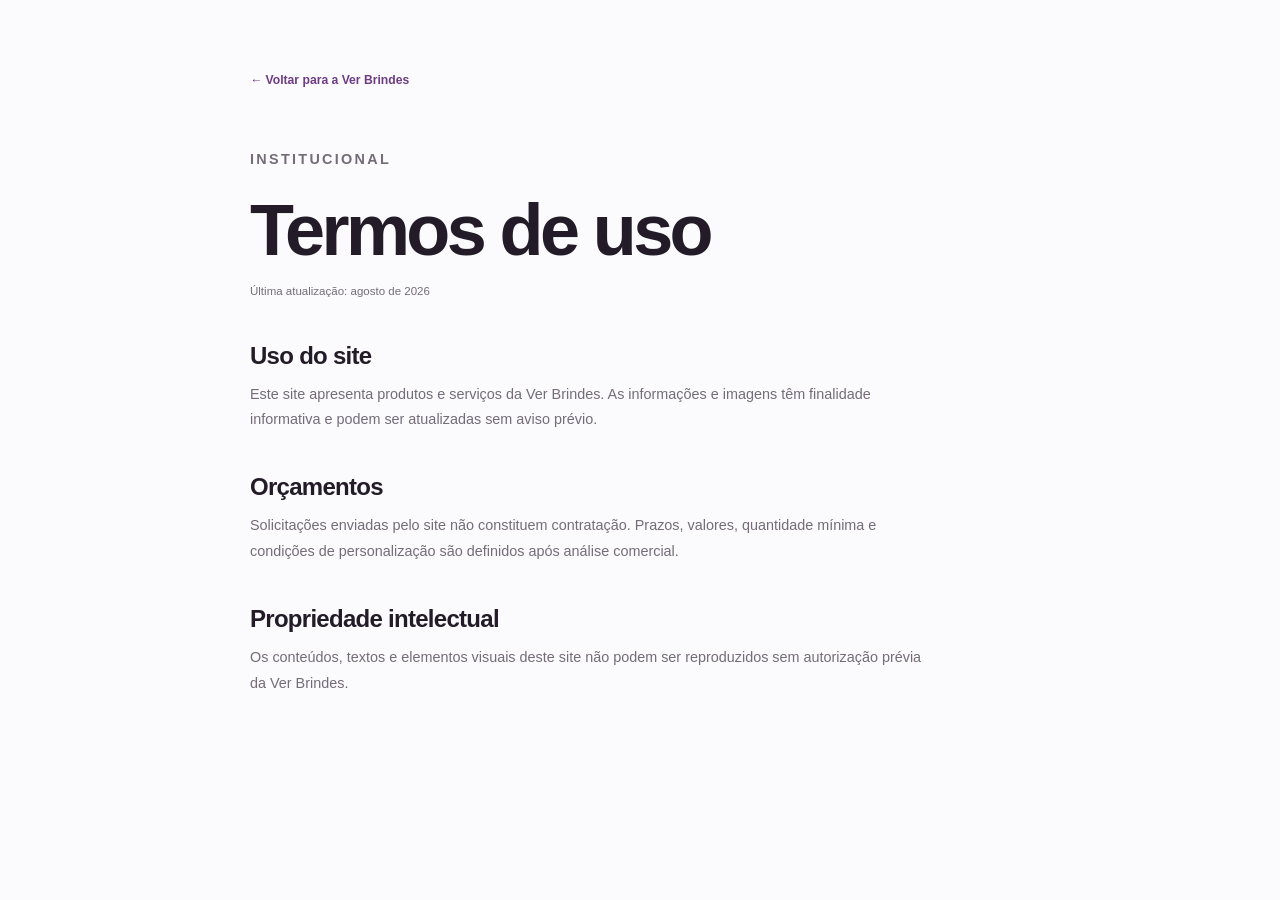
<file: termos-de-uso.html>
<!doctype html><html lang="pt-BR"><head><meta charset="utf-8"><meta name="viewport" content="width=device-width,initial-scale=1"><title>Termos de Uso | Ver Brindes</title><link rel="stylesheet" href="style.css"></head><body><main class="legal"><a href="index.html" class="legal-back">← Voltar para a Ver Brindes</a><p class="eyebrow">INSTITUCIONAL</p><h1>Termos de uso</h1><p class="legal-date">Última atualização: agosto de 2026</p><h2>Uso do site</h2><p>Este site apresenta produtos e serviços da Ver Brindes. As informações e imagens têm finalidade informativa e podem ser atualizadas sem aviso prévio.</p><h2>Orçamentos</h2><p>Solicitações enviadas pelo site não constituem contratação. Prazos, valores, quantidade mínima e condições de personalização são definidos após análise comercial.</p><h2>Propriedade intelectual</h2><p>Os conteúdos, textos e elementos visuais deste site não podem ser reproduzidos sem autorização prévia da Ver Brindes.</p></main></body></html>
</file>
<file: style.css>
:root{--ink:#231c28;--muted:#746c78;--paper:#fbfafc;--surface:#f2edf5;--line:#e6e0e8;--purple:#6d3c82;--purple2:#9b60b7;--accent:#f1d64d;--serif:'Outfit',sans-serif;--sans:'Manrope',sans-serif;font-size:16px}*{box-sizing:border-box}html{scroll-behavior:smooth}body{margin:0;background:var(--paper);color:var(--ink);font-family:var(--sans);font-size:1rem;transition:.25s background,.25s color}body.dark{--ink:#f7f2f8;--muted:#c8bfca;--paper:#171319;--surface:#241e27;--line:#3d3341}.container{width:min(1180px,calc(100% - 48px));margin:auto}.skip-link{position:fixed;top:-3rem;left:1rem;background:#fff;color:#111;padding:.75rem;z-index:20}.skip-link:focus{top:1rem}.topbar{background:#201727;color:#fff;font-size:.72rem;font-weight:700;letter-spacing:.02em}.topbar .container{height:36px;display:flex;align-items:center;justify-content:space-between}.topbar a{color:#ded1e4;text-decoration:none}.header{position:sticky;top:0;background:color-mix(in srgb,var(--paper) 91%,transparent);backdrop-filter:blur(18px);z-index:10;border-bottom:1px solid transparent}.header-inner{height:82px;display:flex;align-items:center;justify-content:space-between;gap:28px}.brand{display:flex}.logo{width:128px;height:48px;object-fit:contain;object-position:left}.light-logo{display:none}body.dark .dark-logo{display:none}body.dark .light-logo{display:block}.nav{display:flex;gap:27px;margin-left:auto}.nav a,.footer-inner a{color:var(--ink);font-size:.82rem;font-weight:700;text-decoration:none}.header-actions{display:flex;align-items:center;gap:10px}.round-btn,.menu-btn{border:1px solid var(--line);background:transparent;color:var(--ink);width:38px;height:38px;border-radius:50%;cursor:pointer;font-size:1.1rem}.menu-btn{display:none}.quote,.button{display:inline-flex;align-items:center;gap:14px;border-radius:8px;padding:14px 19px;background:var(--purple);color:#fff;text-decoration:none;font-size:.78rem;font-weight:800;border:1px solid var(--purple);transition:.2s}.quote.small{padding:12px 14px}.quote:hover,.button.primary:hover{background:#4f2a60;transform:translateY(-2px)}.hero{overflow:hidden;padding:78px 0 70px;background:radial-gradient(circle at 78% 45%,#e3d5e9 0,transparent 25%)}body.dark .hero{background:radial-gradient(circle at 78% 45%,#3a2941 0,transparent 25%)}.hero-grid{display:grid;grid-template-columns:1fr 1fr;align-items:center;gap:60px}.eyebrow{font-size:.67rem;letter-spacing:.16em;font-weight:800;color:var(--purple2);margin:0 0 16px}.hero h1,h2{font-family:var(--serif);letter-spacing:-.045em;margin:0;line-height:.98;font-size:clamp(3rem,5vw,5.1rem);font-weight:700}.hero h1 em,h2 em{color:var(--purple2);font-style:normal}.hero-text{line-height:1.75;color:var(--muted);max-width:470px;font-size:.95rem;margin:26px 0}.hero-actions{display:flex;gap:12px;align-items:center}.button{font-size:.8rem}.button span{font-size:1.2rem}.button.ghost{background:transparent;color:var(--ink);border-color:transparent}.hero-proof{display:flex;align-items:center;gap:12px;margin-top:38px}.hero-proof p{color:var(--muted);font-size:.72rem;line-height:1.55;margin:0}.hero-proof strong{color:var(--ink)}.avatars{display:flex}.avatars i{width:28px;height:28px;border-radius:50%;display:grid;place-items:center;background:#d2b7df;border:2px solid var(--paper);margin-left:-8px;font-size:.62rem;font-style:normal;font-weight:800}.avatars i:first-child{margin-left:0;background:#edcc58}.avatars i:last-child{background:var(--purple);color:#fff}.hero-art{height:430px;position:relative;display:grid;place-items:center}.hero-art .halo{position:absolute;width:360px;height:360px;border-radius:50%;background:var(--purple);opacity:.15}.hero-art img{width:86%;height:80%;object-fit:cover;border-radius:50% 50% 35% 35%;position:relative;z-index:1;box-shadow:0 22px 45px #47205524}.tag,.hero-card{position:absolute;z-index:2;background:var(--paper);padding:10px 13px;border-radius:7px;box-shadow:0 12px 25px #1d092322;font-size:.66rem;font-weight:800}.tag-one{top:62px;left:8px;color:var(--purple)}.tag-two{right:0;bottom:68px}.hero-card{left:43px;bottom:35px;display:grid;gap:4px}.hero-card span{color:#b57a00}.hero-card small{color:var(--muted)}.trust{border-block:1px solid var(--line)}.trust-grid{display:grid;grid-template-columns:repeat(4,1fr)}.trust-grid div{display:flex;align-items:center;gap:15px;padding:23px 28px;border-right:1px solid var(--line)}.trust-grid div:first-child{border-left:1px solid var(--line)}.trust-grid b{font-family:var(--serif);font-size:1.8rem;color:#bf93d0}.trust-grid span{font-size:.72rem;font-weight:800;line-height:1.5}.section{padding:112px 0}.section-head{display:flex;justify-content:space-between;align-items:end;margin-bottom:42px}.section h2,.how h2,.contact h2{font-size:clamp(2.5rem,4vw,4.1rem)}.text-link{font-size:.75rem;font-weight:800;color:var(--ink);text-decoration:none}.text-link span{color:var(--purple);font-size:1.2rem;margin-left:6px}.category-grid{display:grid;grid-template-columns:repeat(4,1fr);gap:16px}.category{min-height:280px;padding:22px;display:flex;flex-direction:column;text-decoration:none;color:#fff;border-radius:7px;overflow:hidden;position:relative;background:var(--purple);transition:.2s}.category:hover{transform:translateY(-6px)}.category span{font-size:.68rem;font-weight:800;opacity:.7}.category h3{font-family:var(--serif);font-size:1.65rem;letter-spacing:-.04em;margin:auto 0 5px}.category p{font-size:.7rem;line-height:1.5;margin:0;color:#fffD}.category b{font-size:1.4rem;margin-top:14px}.c1{background:linear-gradient(145deg,#78518c,#3d234c)}.c2{background:linear-gradient(145deg,#e19c83,#944e58)}.c3{background:linear-gradient(145deg,#7ba395,#355e58)}.c4{background:linear-gradient(145deg,#d0aa60,#80634f)}.products{background:var(--surface)}.carousel-controls{display:flex;gap:8px}.product-track{display:grid;grid-template-columns:repeat(4,1fr);gap:20px}.product-image{height:250px;border-radius:7px;display:grid;place-items:center;font-size:8rem;color:#fff8;font-family:serif}.lavender{background:#c5b5d1}.mint{background:#b8d5cd}.peach{background:#eab8a6}.blue{background:#afbfda}.product-type{font-size:.62rem;letter-spacing:.13em;color:var(--purple2);font-weight:800;margin:17px 0 7px}.product h3{font-size:.87rem;margin:0 0 12px}.product a{font-size:.7rem;color:var(--ink);font-weight:800;text-decoration:none}.product a span{color:var(--purple);font-size:1rem}.how{background:var(--ink);color:var(--paper);padding:100px 0}.how .eyebrow{color:#d4a6e2}.how-grid{display:grid;grid-template-columns:1fr 1fr;gap:100px}.how .button{margin-top:30px}.how ol{padding:0;margin:0;list-style:none}.how li{display:flex;gap:28px;padding:0 0 25px;margin-bottom:25px;border-bottom:1px solid #ffffff24}.how li b{font-family:var(--serif);font-size:1.5rem;color:#bb8cca}.how h3{font-size:1rem;margin:0 0 8px}.how li p{font-size:.78rem;color:#ded6e0;line-height:1.5;margin:0}.quote-section{padding:100px 0}.quote-section blockquote{font-family:var(--serif);letter-spacing:-.04em;line-height:1.18;font-size:clamp(2rem,4vw,3.6rem);max-width:920px;margin:0}.signature{display:flex;align-items:center;gap:13px;margin-top:35px}.signature span{width:42px;height:42px;border-radius:50%;background:var(--purple);color:#fff;display:grid;place-items:center;font-family:var(--serif);font-weight:800}.signature p{font-size:.72rem;line-height:1.5;color:var(--muted)}.signature strong{color:var(--ink)}.contact{padding:78px 0;background:linear-gradient(115deg,#4b285d,#9b60b7);color:#fff}.contact-inner{display:flex;justify-content:space-between;align-items:center}.contact .eyebrow{color:#ead9ee}.contact h2 em{color:#f4d35e}.button.white{background:#fff;color:#4f2a60;border-color:#fff}.button.white:hover{transform:translateY(-2px)}footer{background:#1e1722;color:#eee;padding:34px 0}.footer-inner{display:flex;align-items:center;justify-content:space-between;gap:30px}.footer-inner img{width:105px;height:38px;object-fit:contain}.footer-inner p,.footer-inner a{color:#bdb4c0;font-size:.68rem}.footer-inner div{display:flex;gap:18px}.accessibility{position:fixed;right:18px;bottom:18px;z-index:12}.accessibility>button{width:48px;height:48px;border-radius:50%;border:0;background:#201727;color:#fff;font-size:1rem;font-family:serif;font-weight:800;box-shadow:0 6px 17px #0003;cursor:pointer}.accessibility>button span{font-size:.67rem}.accessibility-panel{position:absolute;right:0;bottom:58px;width:196px;background:var(--paper);border:1px solid var(--line);box-shadow:0 12px 28px #0003;border-radius:10px;padding:15px}.accessibility-panel strong{font-size:.73rem}.accessibility-panel div{display:flex;gap:6px;margin-top:10px}.accessibility-panel button{border:1px solid var(--line);border-radius:6px;flex:1;padding:8px 2px;background:var(--surface);color:var(--ink);cursor:pointer;font-weight:800}@media(max-width:760px){.container{width:min(100% - 32px,580px)}.topbar .container{justify-content:center}.topbar a{display:none}.header-inner{height:68px}.nav{display:none;position:absolute;top:67px;left:0;right:0;background:var(--paper);padding:22px 16px;border-bottom:1px solid var(--line);flex-direction:column}.nav.open{display:flex}.menu-btn{display:block;border-radius:7px}.quote.small{display:none}.hero{padding:50px 0}.hero-grid,.how-grid{grid-template-columns:1fr;gap:35px}.hero-art{height:330px;grid-row:1}.hero-art img{height:85%}.hero h1{font-size:3.45rem}.trust-grid{grid-template-columns:1fr 1fr}.trust-grid div{padding:18px 12px;border-bottom:1px solid var(--line)}.trust-grid div:first-child{border-left:0}.section{padding:70px 0}.section-head{align-items:start;margin-bottom:30px}.text-link{display:none}.category-grid{grid-template-columns:1fr 1fr}.category{min-height:210px;padding:17px}.product-track{display:flex;overflow:auto;scroll-snap-type:x mandatory;padding-bottom:8px}.product{min-width:225px;scroll-snap-align:start}.product-image{height:210px}.how{padding:70px 0}.how-grid{gap:45px}.contact-inner{align-items:start;gap:32px;flex-direction:column}.footer-inner{flex-direction:column;align-items:flex-start;gap:15px}.footer-inner p{margin:0}.hero-actions{flex-wrap:wrap}}@media(max-width:400px){.category-grid{gap:10px}.category h3{font-size:1.35rem}.hero h1{font-size:3rem}}
.font-controls{display:flex;align-items:center;border:1px solid var(--line);border-radius:7px;overflow:hidden}.font-controls button{background:transparent;border:0;border-right:1px solid var(--line);color:var(--ink);height:36px;min-width:31px;padding:0 7px;font-size:.68rem;font-weight:800;cursor:pointer}.font-controls button:last-child{border-right:0}.font-controls button:hover{background:var(--surface)}.whatsapp-float{position:fixed;right:18px;bottom:18px;z-index:12;width:52px;height:52px;display:grid;place-items:center;border-radius:50%;background:#25d366;color:#fff;text-decoration:none;font-size:1.65rem;box-shadow:0 8px 22px #0003;transition:.2s}.whatsapp-float:hover{transform:scale(1.08);background:#1ebe5a}.hero-slider{width:86%;height:80%;position:relative;z-index:1;border-radius:50% 50% 35% 35%;overflow:hidden;box-shadow:0 22px 45px #47205524}.hero-slider .hero-slide{position:absolute;inset:0;width:100%;height:100%;object-fit:cover;opacity:0;transform:scale(1.05);transition:opacity .6s ease,transform 4s ease}.hero-slider .hero-slide.active{opacity:1;transform:scale(1)}.slider-dots{position:absolute;z-index:3;right:32px;top:50%;display:flex;flex-direction:column;gap:8px}.slider-dots button{width:8px;height:8px;padding:0;border-radius:50%;border:0;background:#fff8;cursor:pointer}.slider-dots button.active{height:22px;border-radius:10px;background:#fff}
.search{display:flex;align-items:center;gap:8px;width:175px;padding:0 10px;height:38px;border:1px solid var(--line);border-radius:7px;color:var(--muted)}.search input{width:100%;border:0;outline:0;background:transparent;color:var(--ink);font:600 .7rem var(--sans)}.search input::placeholder{color:var(--muted)}.search button{border:0;background:transparent;color:var(--purple);padding:0;cursor:pointer}.sr-only{position:absolute;width:1px;height:1px;padding:0;margin:-1px;overflow:hidden;clip:rect(0,0,0,0);white-space:nowrap;border:0}.search-feedback{margin:-25px 0 20px;color:var(--muted);font-size:.76rem;font-weight:700}.product.is-hidden{display:none}.footer-main{display:grid;grid-template-columns:1.6fr repeat(3,1fr);gap:45px;padding:55px 0 42px}.footer-main img{width:122px;height:43px;object-fit:contain;object-position:left}.footer-main p{max-width:235px;color:#bdb4c0;font-size:.72rem;line-height:1.7}.footer-main h3{margin:4px 0 17px;color:#fff;font-size:.76rem}.footer-main a{display:block;margin:0 0 11px;color:#bdb4c0;font-size:.7rem;text-decoration:none}.footer-main a:hover{color:#fff}.footer-main a i{width:18px;color:#c68ddd}.socials{display:flex;gap:8px;margin-top:17px}.footer-main .socials a{display:grid;place-items:center;width:30px;height:30px;margin:0;border:1px solid #ffffff2e;border-radius:50%;color:#fff}.footer-bottom{border-top:1px solid #ffffff1b;display:flex;justify-content:space-between;padding:18px 0}.footer-bottom p{margin:0;color:#9d94a0;font-size:.64rem}@media(max-width:760px){.search{display:none}.footer-main{grid-template-columns:1fr 1fr;gap:30px;padding:40px 0}.footer-brand{grid-column:1/-1}.footer-bottom{gap:8px;flex-direction:column}}
.legal{width:min(780px,calc(100% - 40px));margin:0 auto;padding:70px 0 100px}.legal h1{font-family:var(--serif);font-size:clamp(2.8rem,7vw,4.5rem);letter-spacing:-.05em;margin:0 0 10px}.legal h2{font-family:var(--serif);font-size:1.5rem;letter-spacing:-.03em;margin:42px 0 10px}.legal p{max-width:680px;color:var(--muted);line-height:1.8;font-size:.9rem}.legal .legal-date{font-size:.72rem;margin-top:0}.legal-back{display:inline-block;margin-bottom:60px;color:var(--purple);font-size:.76rem;font-weight:800;text-decoration:none}
.contact{position:relative;overflow:hidden}.contact::before{content:"";position:absolute;inset:-220px;background-image:url("assets/ico.png");background-repeat:repeat;background-size:24px;opacity:.09;filter:grayscale(1) brightness(4);transform:rotate(-12deg);pointer-events:none}.contact-inner{position:relative;z-index:1}.button.whatsapp-cta{background:#25d366;border-color:#25d366;color:#fff;box-shadow:0 12px 25px #25132b35}.button.whatsapp-cta:hover{background:#1ebe5a;border-color:#1ebe5a}.button.whatsapp-cta i{font-size:1.25rem}
.contact .eyebrow{color:#f4d35e}
.nav a,.product a{position:relative;transition:color .2s}.nav a::after,.product a::after{content:"";position:absolute;left:0;right:0;bottom:-5px;height:2px;background:var(--purple2);transform:scaleX(0);transform-origin:left;transition:transform .22s ease}.nav a:hover,.product a:hover{color:var(--purple2)}.nav a:hover::after,.product a:hover::after{transform:scaleX(1)}.product a:hover span{display:inline-block;transform:translate(3px,-3px);transition:transform .2s}
.footer-main .socials a{display:flex;align-items:center;justify-content:center;line-height:1;transition:transform .2s ease,background .2s ease,border-color .2s ease,color .2s ease}.footer-main .socials a i{display:block;width:auto;line-height:1}.footer-main .socials a:hover{background:var(--purple2);border-color:var(--purple2);color:#fff;transform:translateY(-4px)}
.parallax-hero{--scroll-y:0px;position:relative;min-height:560px;padding:0;isolation:isolate;background-color:#171029;background-image:url("assets/c_bg.jfif");background-size:cover;background-repeat:no-repeat;background-position:center calc(50% + var(--scroll-y));color:#fff}.parallax-hero .hero-shade{position:absolute;inset:0;z-index:-1;background:linear-gradient(90deg,rgba(17,9,31,.92) 0%,rgba(21,10,39,.72) 42%,rgba(18,8,35,.15) 100%)}.parallax-hero .hero-grid{min-height:560px;grid-template-columns:.9fr 1.1fr;gap:0}.parallax-hero .hero-copy{position:relative;z-index:3;padding:86px 0}.parallax-hero .eyebrow{color:#e1a6ff}.parallax-hero h1{font-size:clamp(3.2rem,5.2vw,5.6rem);max-width:650px}.parallax-hero h1 em{color:#d986f4}.parallax-hero .hero-text{max-width:420px;color:#f0e9f2;font-size:1rem}.parallax-hero .button{margin-top:10px;background:#fff;color:#4e2861;border-color:#fff}.parallax-hero .button:hover{background:#d98af2;color:#fff;border-color:#d98af2}.parallax-stage{position:relative;height:100%;min-height:560px;overflow:visible}.parallax-product{--parallax-x:0px;--parallax-y:0px;position:absolute;display:block;mix-blend-mode:normal;filter:drop-shadow(0 22px 18px rgba(5,1,14,.45));transition:transform .45s cubic-bezier(.2,.8,.2,1);will-change:transform}.product-shirt{width:46%;right:28%;top:9%;transform:translate(var(--parallax-x),var(--parallax-y)) rotate(-9deg);animation:float-shirt 6s ease-in-out infinite}.product-cup{width:23%;right:3%;bottom:7%;transform:translate(var(--parallax-x),var(--parallax-y)) rotate(7deg);animation:float-cup 5.2s ease-in-out infinite .6s}.product-mug{width:33%;left:-3%;bottom:6%;transform:translate(var(--parallax-x),var(--parallax-y)) rotate(-7deg);animation:float-mug 5.8s ease-in-out infinite 1s}@keyframes float-shirt{50%{transform:translate(var(--parallax-x),calc(var(--parallax-y) - 15px)) rotate(-6deg)}}@keyframes float-cup{50%{transform:translate(var(--parallax-x),calc(var(--parallax-y) - 12px)) rotate(4deg)}}@keyframes float-mug{50%{transform:translate(var(--parallax-x),calc(var(--parallax-y) - 11px)) rotate(-4deg)}}@media(max-width:760px){.parallax-hero{min-height:650px}.parallax-hero .hero-grid{min-height:650px;display:block}.parallax-hero .hero-copy{padding:58px 0 0}.parallax-hero h1{font-size:3.35rem}.parallax-stage{min-height:365px}.product-shirt{width:52%;right:24%;top:3%}.product-cup{width:29%;right:-3%;bottom:2%}.product-mug{width:39%;left:-5%;bottom:4%}}@media(prefers-reduced-motion:reduce){.parallax-product{animation:none}}
body.dark .parallax-hero{background-color:#171029;background-image:url("assets/c_bg.jfif");background-size:cover;background-repeat:no-repeat;background-position:center calc(50% + var(--scroll-y, 0px))}
.product-photo{overflow:hidden;background:var(--paper)}.product-photo img{width:100%;height:100%;object-fit:cover;display:block;transition:transform .45s ease}.product:hover .product-photo img{transform:scale(1.07)}
</file>
<file: about.css>
.about-hero{position:relative;min-height:500px;display:flex;align-items:center;overflow:hidden;color:#fff;background:#1f1430 url("assets/c_bg.jfif") center/cover no-repeat}.about-hero-shade{position:absolute;inset:0;background:linear-gradient(90deg,rgba(21,10,38,.94),rgba(32,14,51,.64),rgba(23,9,39,.3))}.about-hero .container{position:relative}.about-hero .eyebrow{color:#e3a4ff}.about-hero h1{font-family:var(--serif);font-size:clamp(3.2rem,6vw,5.7rem);letter-spacing:-.065em;line-height:.92;margin:0;max-width:850px}.about-hero h1 em,.about-story h2 em,.about-values h2 em{color:#d98af2;font-style:normal}.about-hero p:last-child{max-width:500px;margin:26px 0 0;color:#f2ebf4;line-height:1.7;font-size:1rem}.about-story{padding:112px 0}.about-story-grid{display:grid;grid-template-columns:.92fr 1fr;align-items:center;gap:100px}.about-image{position:relative}.about-image img{width:100%;height:460px;object-fit:cover;border-radius:11px;display:block}.about-image span{position:absolute;right:-26px;bottom:30px;background:var(--purple);color:#fff;padding:14px 18px;border-radius:7px;font-size:.7rem;font-weight:800}.about-story h2,.about-values h2{font-family:var(--serif);font-size:clamp(2.5rem,4vw,4.25rem);letter-spacing:-.06em;line-height:.94;margin:0}.about-story p:not(.eyebrow){color:var(--muted);line-height:1.8;font-size:.9rem;margin:23px 0 0}.about-story .text-link{display:inline-block;margin-top:27px}.about-values{padding:100px 0;background:var(--surface)}.about-values h2{margin-bottom:50px}.values-grid{display:grid;grid-template-columns:repeat(3,1fr);gap:18px}.values-grid article{background:var(--paper);border:1px solid var(--line);border-radius:9px;padding:28px}.values-grid i{display:grid;place-items:center;width:43px;height:43px;border-radius:50%;background:#ead9f0;color:var(--purple);font-size:1rem}.values-grid h3{font-size:.95rem;margin:25px 0 9px}.values-grid p{margin:0;color:var(--muted);font-size:.78rem;line-height:1.7}.about-manifest{padding:100px 0;text-align:center}.about-manifest blockquote{max-width:950px;margin:0 auto 35px;font-family:var(--serif);font-size:clamp(2.4rem,4.5vw,4.2rem);letter-spacing:-.055em;line-height:1.05}.about-manifest .whatsapp-cta{background:#25d366;border-color:#25d366;color:#fff}.about-manifest .whatsapp-cta:hover{background:#1ebe5a;border-color:#1ebe5a}@media(max-width:760px){.about-hero{min-height:460px}.about-story{padding:70px 0}.about-story-grid{grid-template-columns:1fr;gap:45px}.about-image img{height:330px}.about-image span{right:14px;bottom:-14px}.about-values{padding:70px 0}.about-values h2{margin-bottom:30px}.values-grid{grid-template-columns:1fr;gap:12px}.values-grid article{padding:22px}.values-grid h3{margin:17px 0 7px}.about-manifest{padding:70px 0}.about-manifest blockquote{font-size:2.5rem}}
</file>
<file: category.css>
.category-intro{padding:80px 0 92px;background:radial-gradient(circle at 92% 10%,#e5d4ec 0,transparent 32%),var(--paper)}body.dark .category-intro{background:radial-gradient(circle at 92% 10%,#402b4b 0,transparent 32%),var(--paper)}.crumb{display:flex;gap:9px;color:var(--muted);font-size:.72rem;margin:0 0 46px}.crumb a{color:var(--purple);font-weight:800;text-decoration:none}.category-intro h1{font-family:var(--serif);font-size:clamp(3.2rem,6vw,5.6rem);letter-spacing:-.06em;line-height:.94;margin:0}.category-intro h1 em,.catalog h2 em,.category-cta h2 em{color:var(--purple2);font-style:normal}.category-intro>div>p:last-child{max-width:550px;color:var(--muted);font-size:1rem;line-height:1.75;margin:26px 0 0}.catalog{padding:92px 0}.catalog-head{display:flex;justify-content:space-between;align-items:end;margin-bottom:44px}.catalog h2,.category-cta h2{font-family:var(--serif);font-size:clamp(2.5rem,4vw,4.15rem);letter-spacing:-.055em;line-height:.96;margin:0}.catalog-head>p{color:var(--muted);font-size:.75rem;font-weight:800;margin:0}.catalog-layout{display:grid;grid-template-columns:218px 1fr;gap:40px;align-items:start}.catalog-filter{position:sticky;top:102px;border:1px solid var(--line);border-radius:10px;padding:20px}.catalog-filter>p{font-size:.74rem;font-weight:800;margin:0 0 12px}.filter-list{display:grid;gap:4px}.filter{display:flex;align-items:center;justify-content:space-between;border:0;border-radius:6px;padding:10px;background:transparent;color:var(--muted);font:700 .72rem var(--sans);text-align:left;cursor:pointer;transition:.2s}.filter span{font-size:.62rem}.filter:hover,.filter.active{background:var(--surface);color:var(--purple)}.catalog-products{display:grid;grid-template-columns:repeat(3,minmax(0,1fr));gap:27px 20px}.catalog-card.hidden{display:none}.catalog-image{height:250px;position:relative;overflow:hidden;border-radius:8px;background:var(--surface)}.catalog-image img{width:100%;height:100%;object-fit:cover;display:block;transition:transform .5s ease}.catalog-card:hover .catalog-image img{transform:scale(1.07)}.catalog-image span{position:absolute;left:12px;top:12px;padding:6px 9px;background:#fffdfd;color:var(--purple);border-radius:5px;font-size:.59rem;font-weight:800}.catalog-card>div:last-child{padding:15px 2px}.catalog-card p{color:var(--purple2);font-size:.6rem;font-weight:800;letter-spacing:.12em;margin:0 0 7px}.catalog-card h3{font-size:.82rem;margin:0 0 12px}.catalog-card a{position:relative;color:var(--ink);font-size:.69rem;font-weight:800;text-decoration:none}.catalog-card a i{color:var(--purple);margin-left:5px}.catalog-card a::after{content:"";position:absolute;left:0;bottom:-5px;width:100%;height:2px;background:var(--purple2);transform:scaleX(0);transform-origin:left;transition:.2s}.catalog-card a:hover{color:var(--purple2)}.catalog-card a:hover::after{transform:scaleX(1)}.category-cta{padding:70px 0;background:linear-gradient(115deg,#4b285d,#9b60b7);color:#fff}.category-cta .container{display:flex;align-items:center;justify-content:space-between;gap:30px}.category-cta .eyebrow{color:#f4d35e}.category-cta .whatsapp-cta{background:#25d366;color:#fff;border-color:#25d366}.category-cta .whatsapp-cta:hover{background:#1ebe5a;border-color:#1ebe5a}@media(max-width:850px){.catalog-products{grid-template-columns:repeat(2,minmax(0,1fr))}}@media(max-width:700px){.category-intro{padding:50px 0 60px}.crumb{margin-bottom:32px}.catalog{padding:64px 0}.catalog-head{align-items:start;margin-bottom:27px}.catalog-head>p{display:none}.catalog-layout{display:block}.catalog-filter{position:static;margin-bottom:25px;padding:14px}.filter-list{display:flex;overflow:auto;gap:8px}.filter{white-space:nowrap;border:1px solid var(--line);padding:9px 11px}.filter span{display:none}.catalog-products{grid-template-columns:repeat(2,minmax(0,1fr));gap:22px 12px}.catalog-image{height:190px}.category-cta .container{align-items:flex-start;flex-direction:column}.category-cta{padding:58px 0}.category-cta h2{font-size:2.7rem}}@media(max-width:400px){.catalog-image{height:160px}.catalog-card h3{font-size:.74rem}}
</file>
<file: contact.css>
.contact-hero{padding:105px 0 100px;color:#fff;background:linear-gradient(120deg,#321449,#743a91 58%,#a15bc0);position:relative;overflow:hidden}.contact-hero:after{content:"";position:absolute;inset:0;opacity:.12;background:url("assets/ico.png") 0 0/76px repeat}.contact-hero .container{position:relative}.contact-hero .eyebrow{color:#ffd554}.contact-hero h1,.contact-intro h2{font-family:var(--serif);letter-spacing:-.065em;line-height:.92;margin:0}.contact-hero h1{font-size:clamp(3.2rem,6vw,5.7rem);max-width:830px}.contact-hero h1 em,.contact-intro h2 em{color:#f0a9ff;font-style:normal}.contact-hero p:last-child{max-width:530px;margin:25px 0 0;line-height:1.7;color:#f7eefa}.contact-content{padding:105px 0}.contact-grid{display:grid;grid-template-columns:.86fr 1.14fr;gap:100px;align-items:start}.contact-intro h2{font-size:clamp(2.5rem,4vw,4.2rem)}.contact-intro>p:not(.eyebrow){max-width:435px;color:var(--muted);line-height:1.8;margin:24px 0 35px}.contact-list{border-top:1px solid var(--line)}.contact-list a{display:grid;grid-template-columns:44px 1fr 16px;align-items:center;gap:15px;padding:16px 0;border-bottom:1px solid var(--line);color:var(--ink);transition:.2s}.contact-list a:hover{color:var(--purple);transform:translateX(5px)}.contact-list a>span{height:40px;width:40px;display:grid;place-items:center;border-radius:50%;background:#ead9f0;color:var(--purple)}.contact-list small{display:block;color:var(--muted);font-size:.7rem;margin-bottom:2px}.contact-list strong{font-size:.84rem}.contact-list a>i{font-size:.7rem}.address{display:flex;gap:14px;margin-top:27px;color:var(--muted);font-size:.8rem;line-height:1.75}.address>i{color:var(--purple);margin-top:4px}.address p{margin:0}.address strong{color:var(--ink)}.form-card{padding:35px;background:var(--surface);border:1px solid var(--line);border-radius:12px;box-shadow:0 18px 50px rgba(49,18,67,.08)}.form-card-head{display:flex;gap:15px;align-items:center;padding-bottom:24px;margin-bottom:25px;border-bottom:1px solid var(--line)}.form-card-head span{width:45px;height:45px;display:grid;place-items:center;border-radius:50%;color:#fff;background:var(--purple)}.form-card-head p{font-size:.65rem;font-weight:800;letter-spacing:.1em;color:var(--purple);margin:0 0 3px}.form-card-head h2{font-family:var(--serif);letter-spacing:-.04em;font-size:1.6rem;margin:0}.form-row{display:grid;grid-template-columns:1fr 1fr;gap:15px}#contact-form label{display:block;font-size:.75rem;font-weight:800;color:var(--ink);margin:0 0 16px}#contact-form input,#contact-form textarea,#contact-form select{box-sizing:border-box;display:block;width:100%;margin-top:7px;padding:13px 14px;border:1px solid var(--line);border-radius:6px;background:var(--paper);color:var(--ink);font:inherit;font-size:.8rem;outline:none;transition:border-color .2s,box-shadow .2s}#contact-form textarea{resize:vertical;min-height:102px}#contact-form input:focus,#contact-form textarea:focus,#contact-form select:focus{border-color:var(--purple);box-shadow:0 0 0 3px rgba(116,59,143,.12)}.form-submit{width:100%;justify-content:center;background:var(--purple);color:#fff;border-color:var(--purple)}.form-submit:hover{background:#55236e;border-color:#55236e}.form-note{text-align:center;color:var(--muted);font-size:.68rem;margin:15px 0 0}.form-note i{color:var(--purple);margin-right:4px}.contact-band{padding:90px 0;text-align:center;color:#fff;background:#24112f url("assets/ico.png") 0 0/82px repeat;position:relative}.contact-band:before{content:"";position:absolute;inset:0;background:linear-gradient(110deg,rgba(60,23,81,.91),rgba(141,73,171,.85))}.contact-band .container{position:relative}.contact-band p{margin:0;color:#ffe15d;font-size:.73rem;font-weight:800;letter-spacing:.11em}.contact-band h2{font-family:var(--serif);letter-spacing:-.05em;font-size:clamp(2rem,4vw,3.7rem);margin:12px 0 27px}.contact-band .whatsapp-cta{background:#25d366;border-color:#25d366;color:#fff}.contact-band .whatsapp-cta:hover{background:#1ebe5a;border-color:#1ebe5a}@media(max-width:760px){.contact-hero{padding:80px 0}.contact-grid{grid-template-columns:1fr;gap:55px}.contact-content{padding:70px 0}.form-card{padding:24px 19px}.form-row{grid-template-columns:1fr}.contact-band{padding:65px 0}}
</file>
